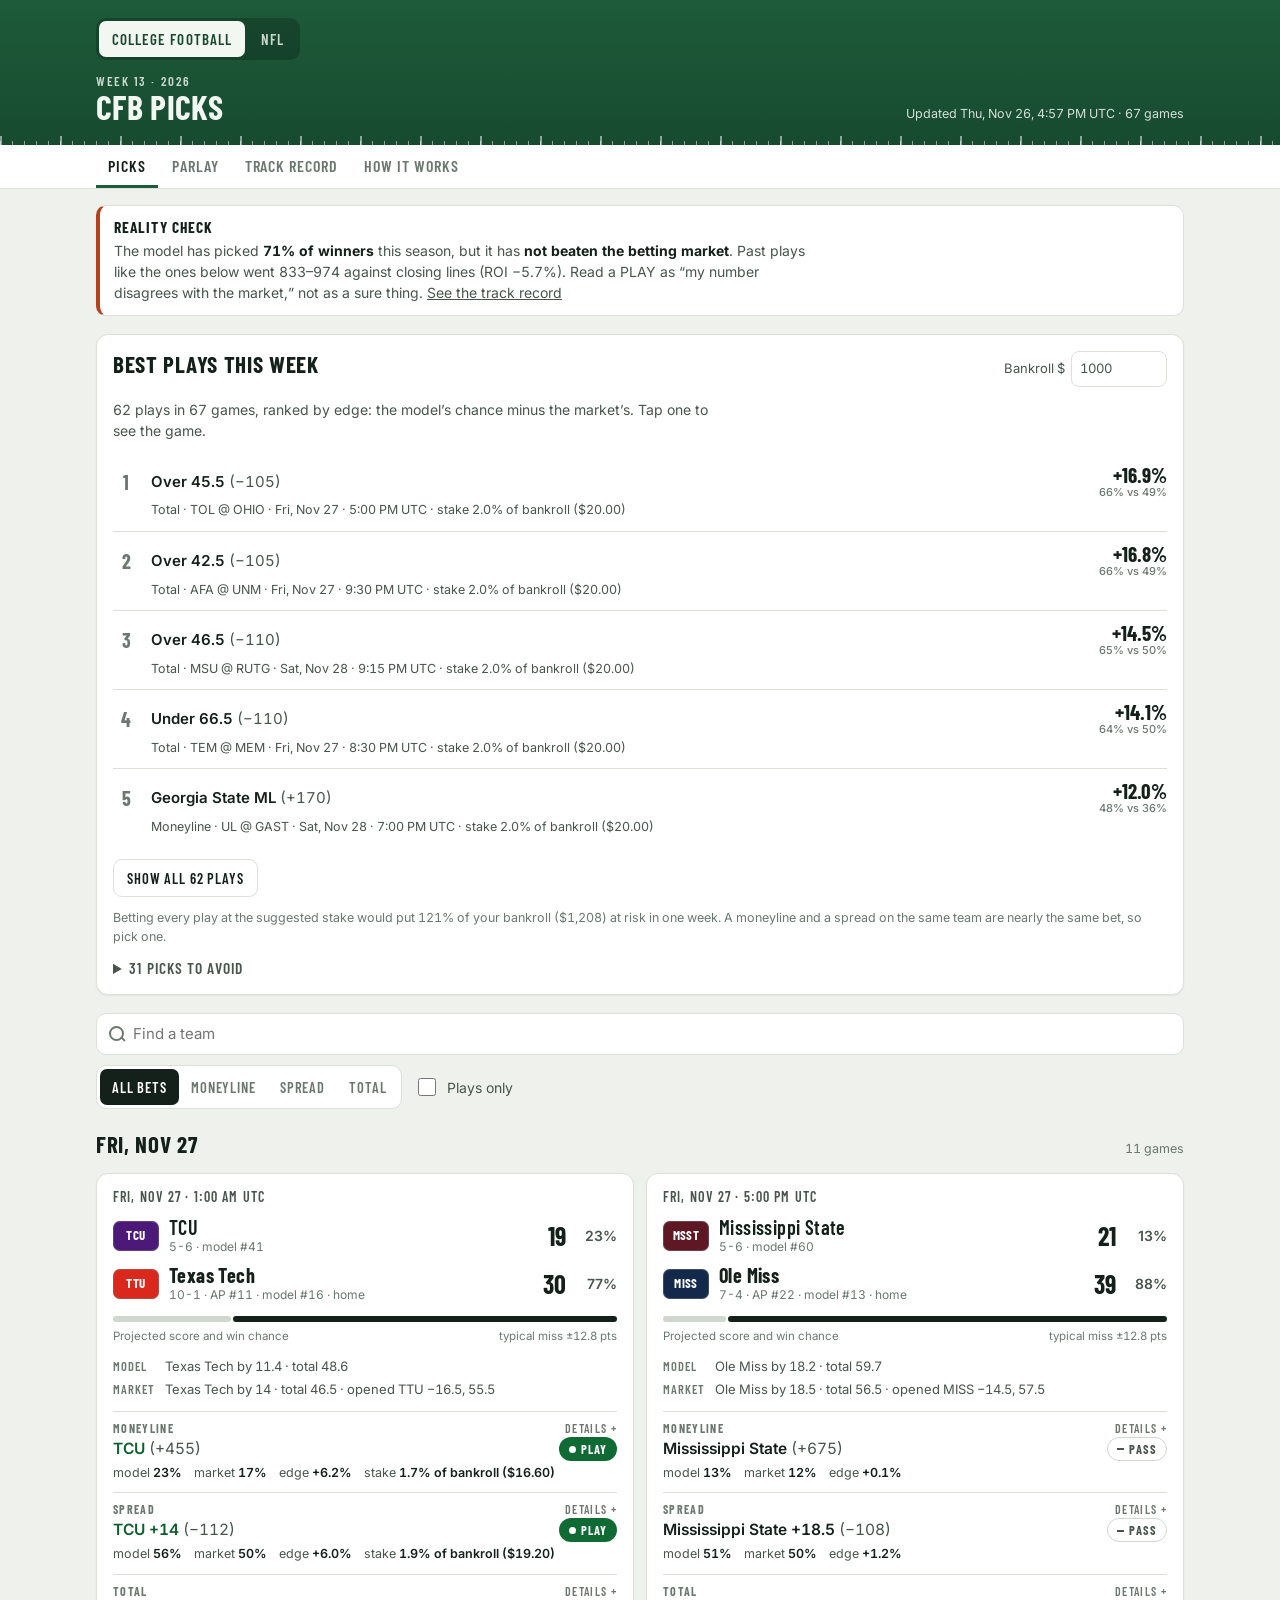
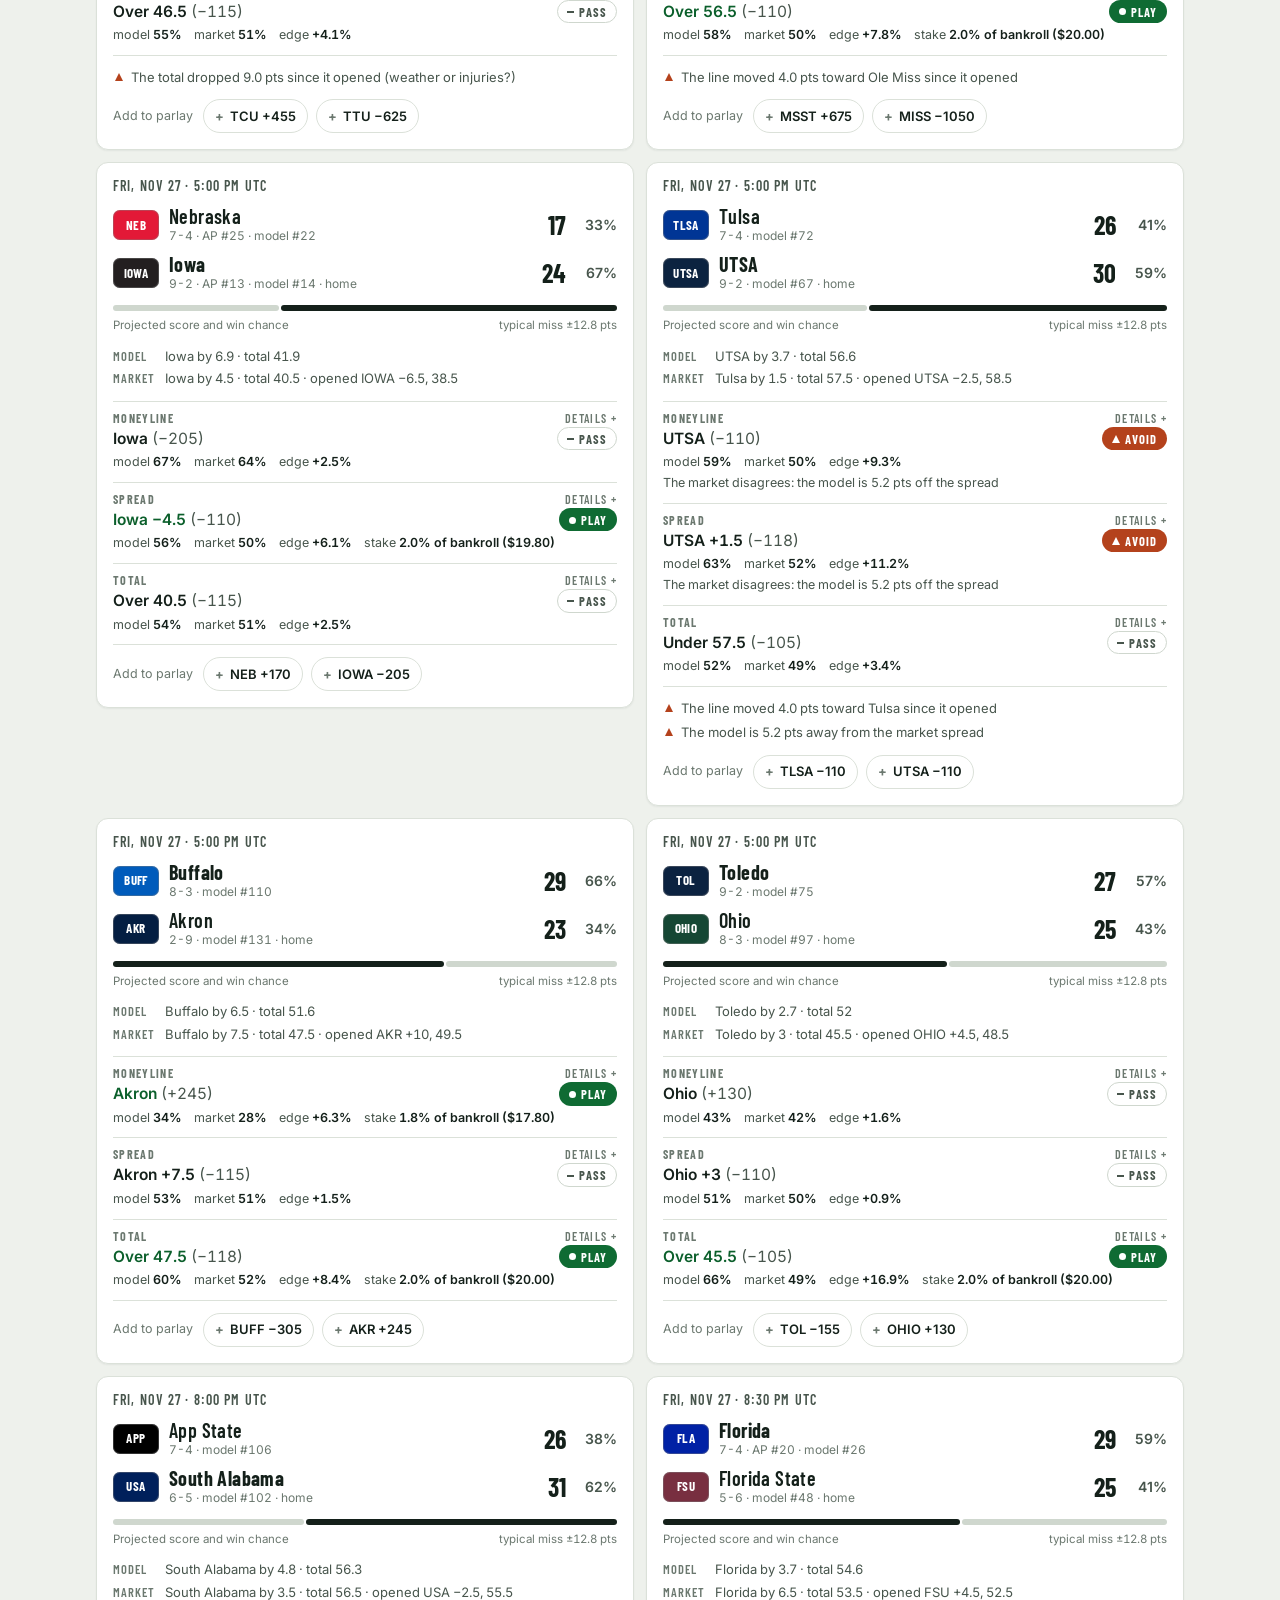
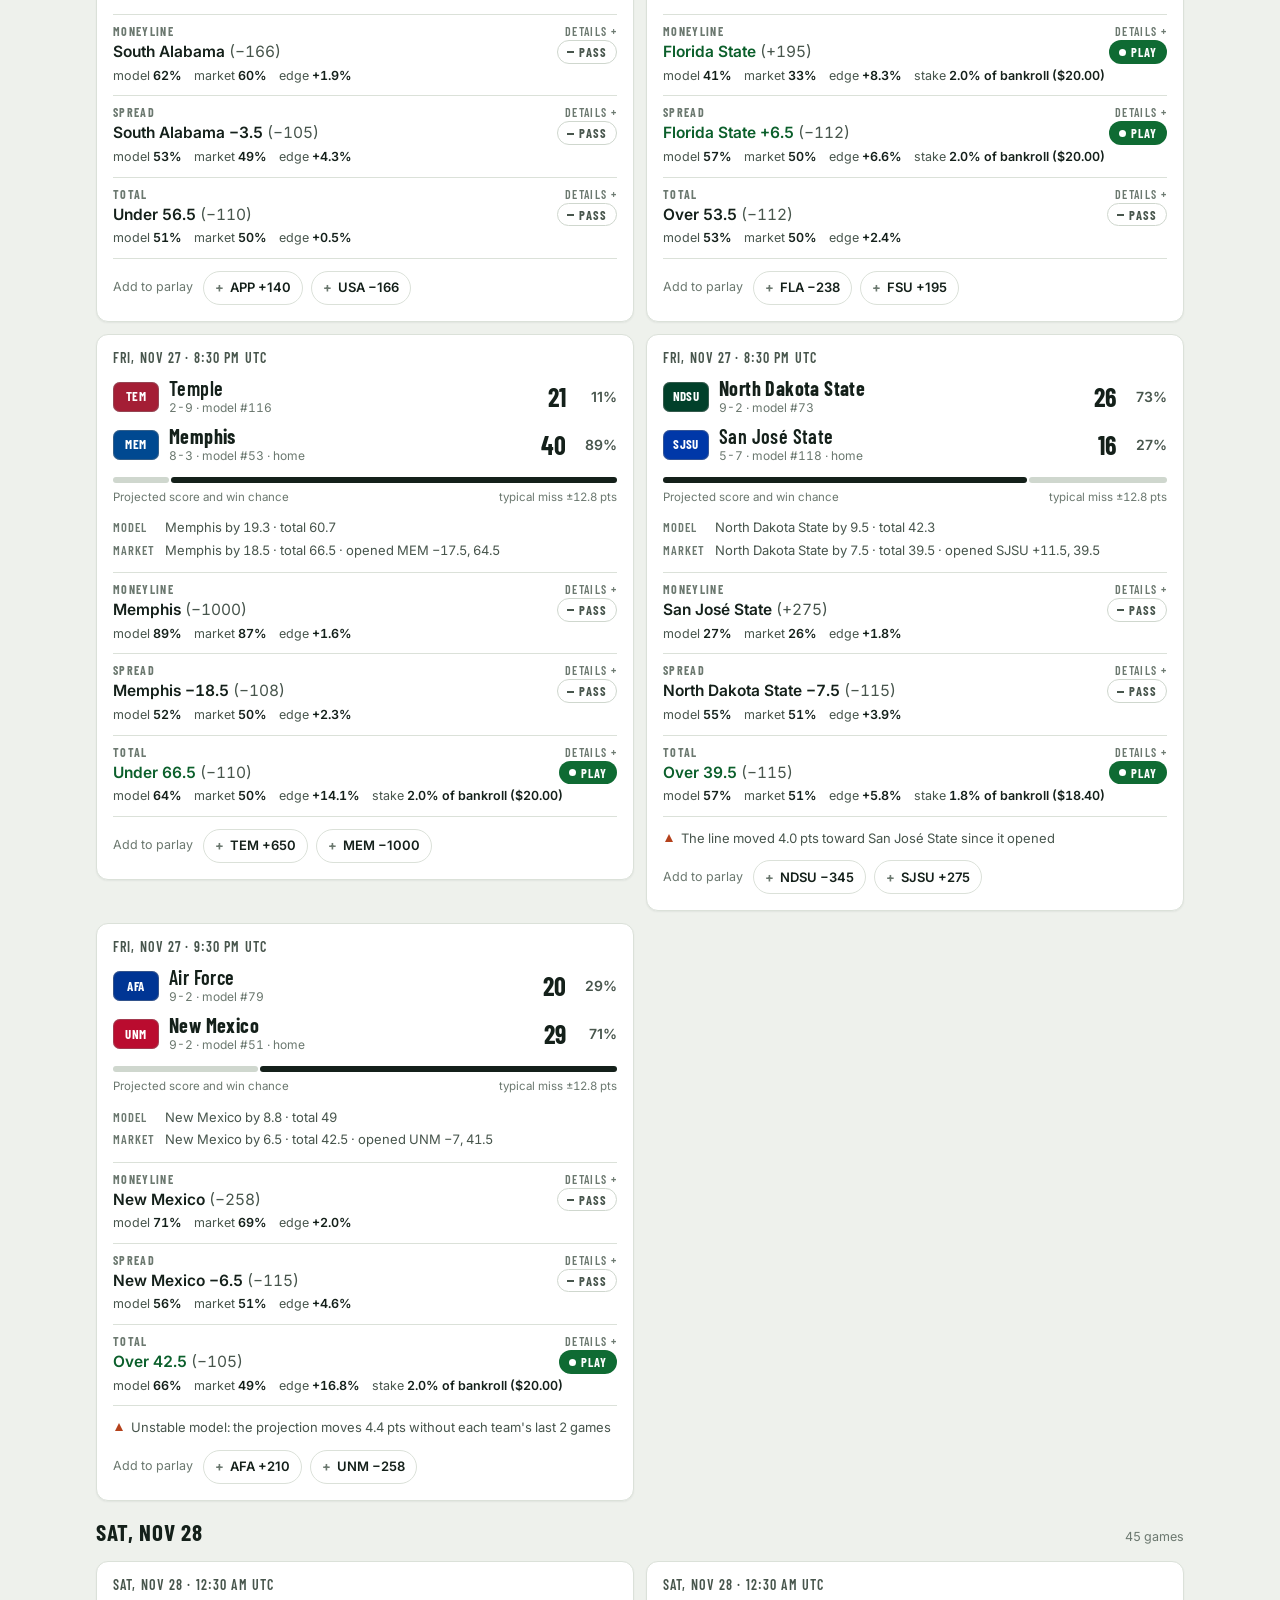
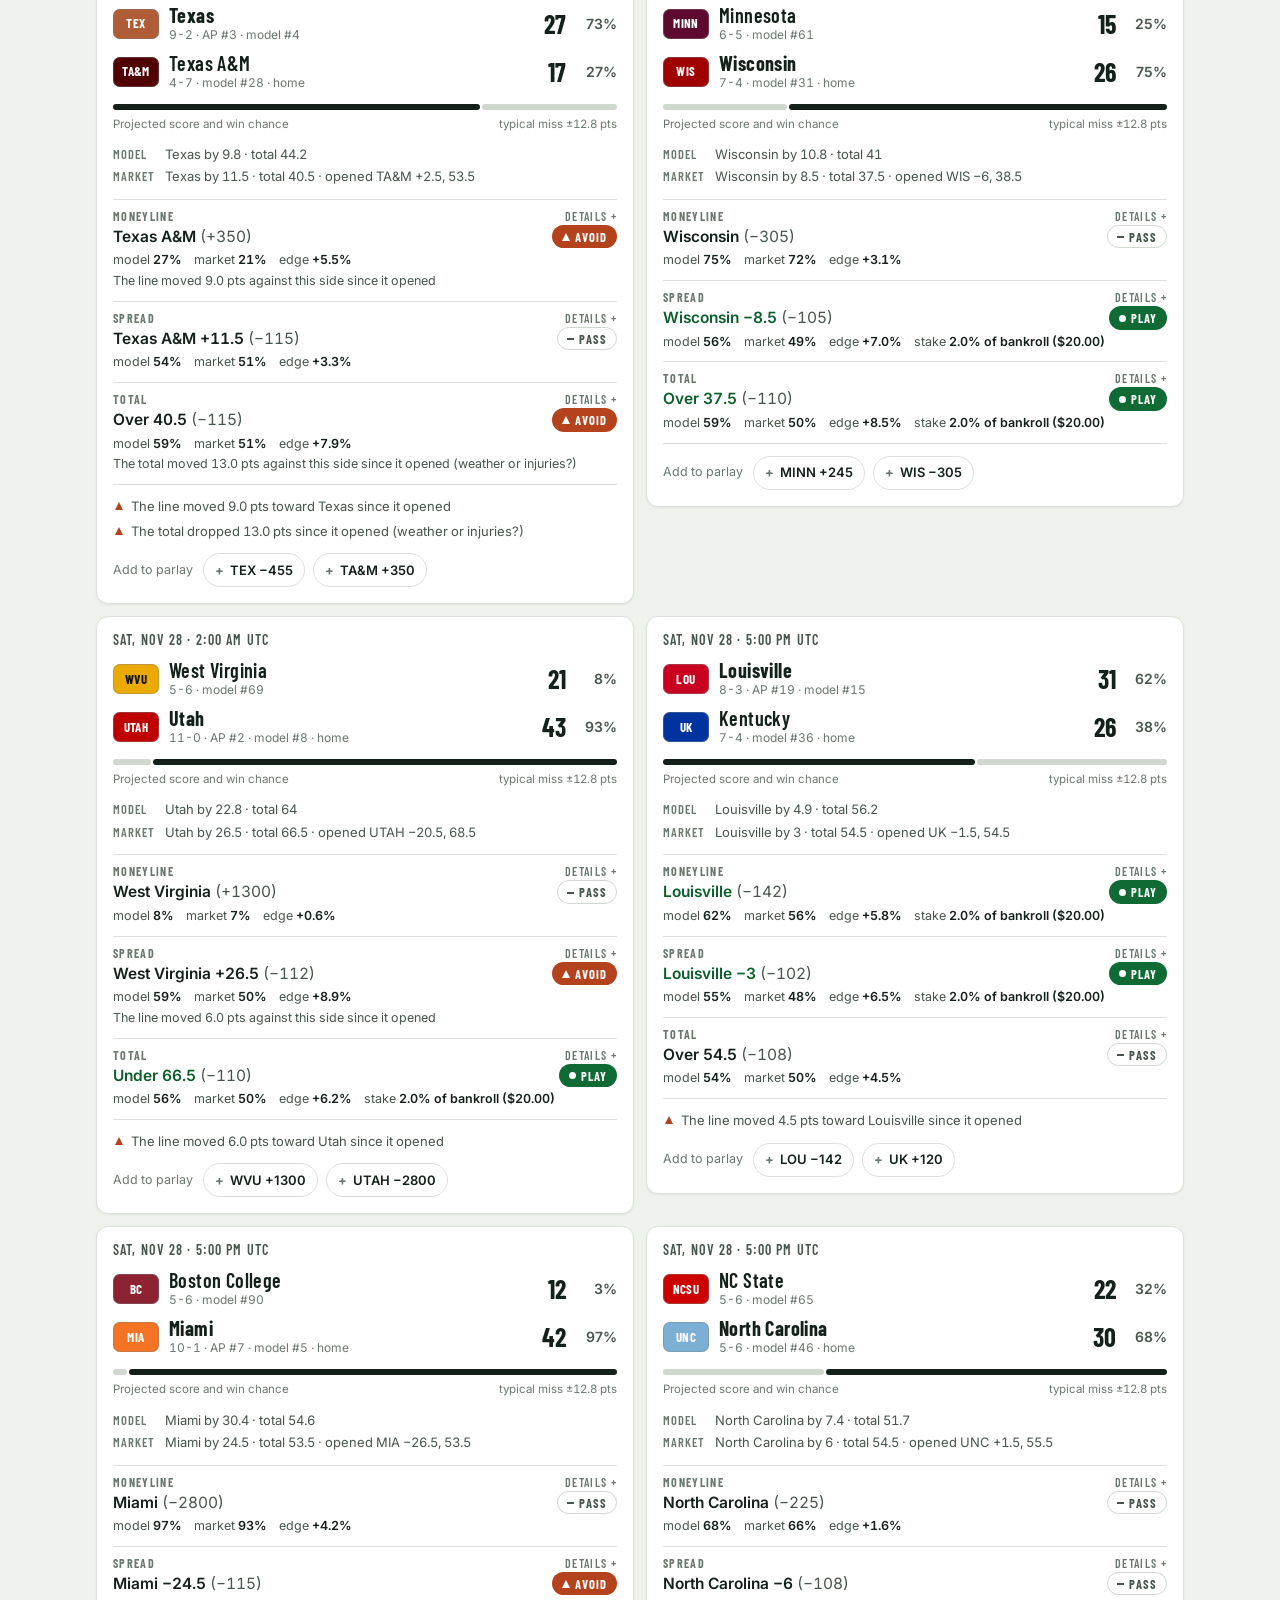
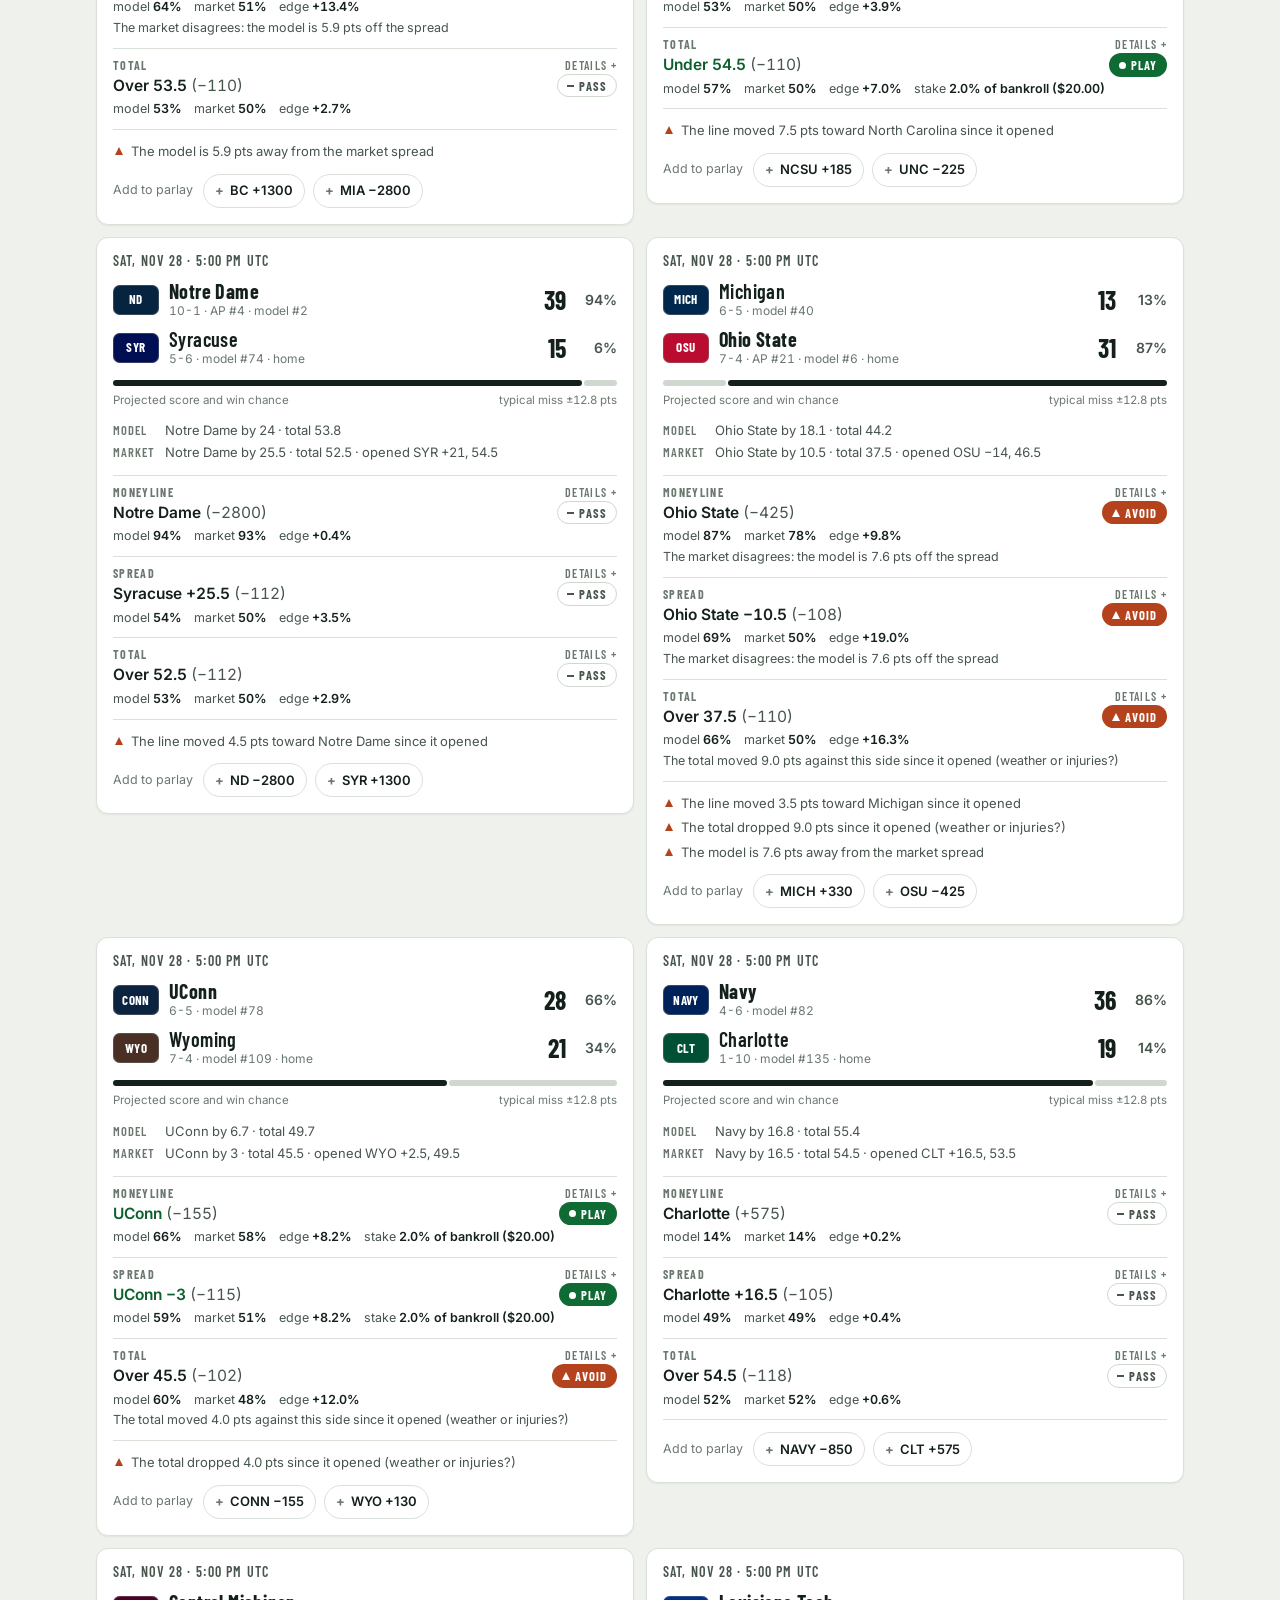
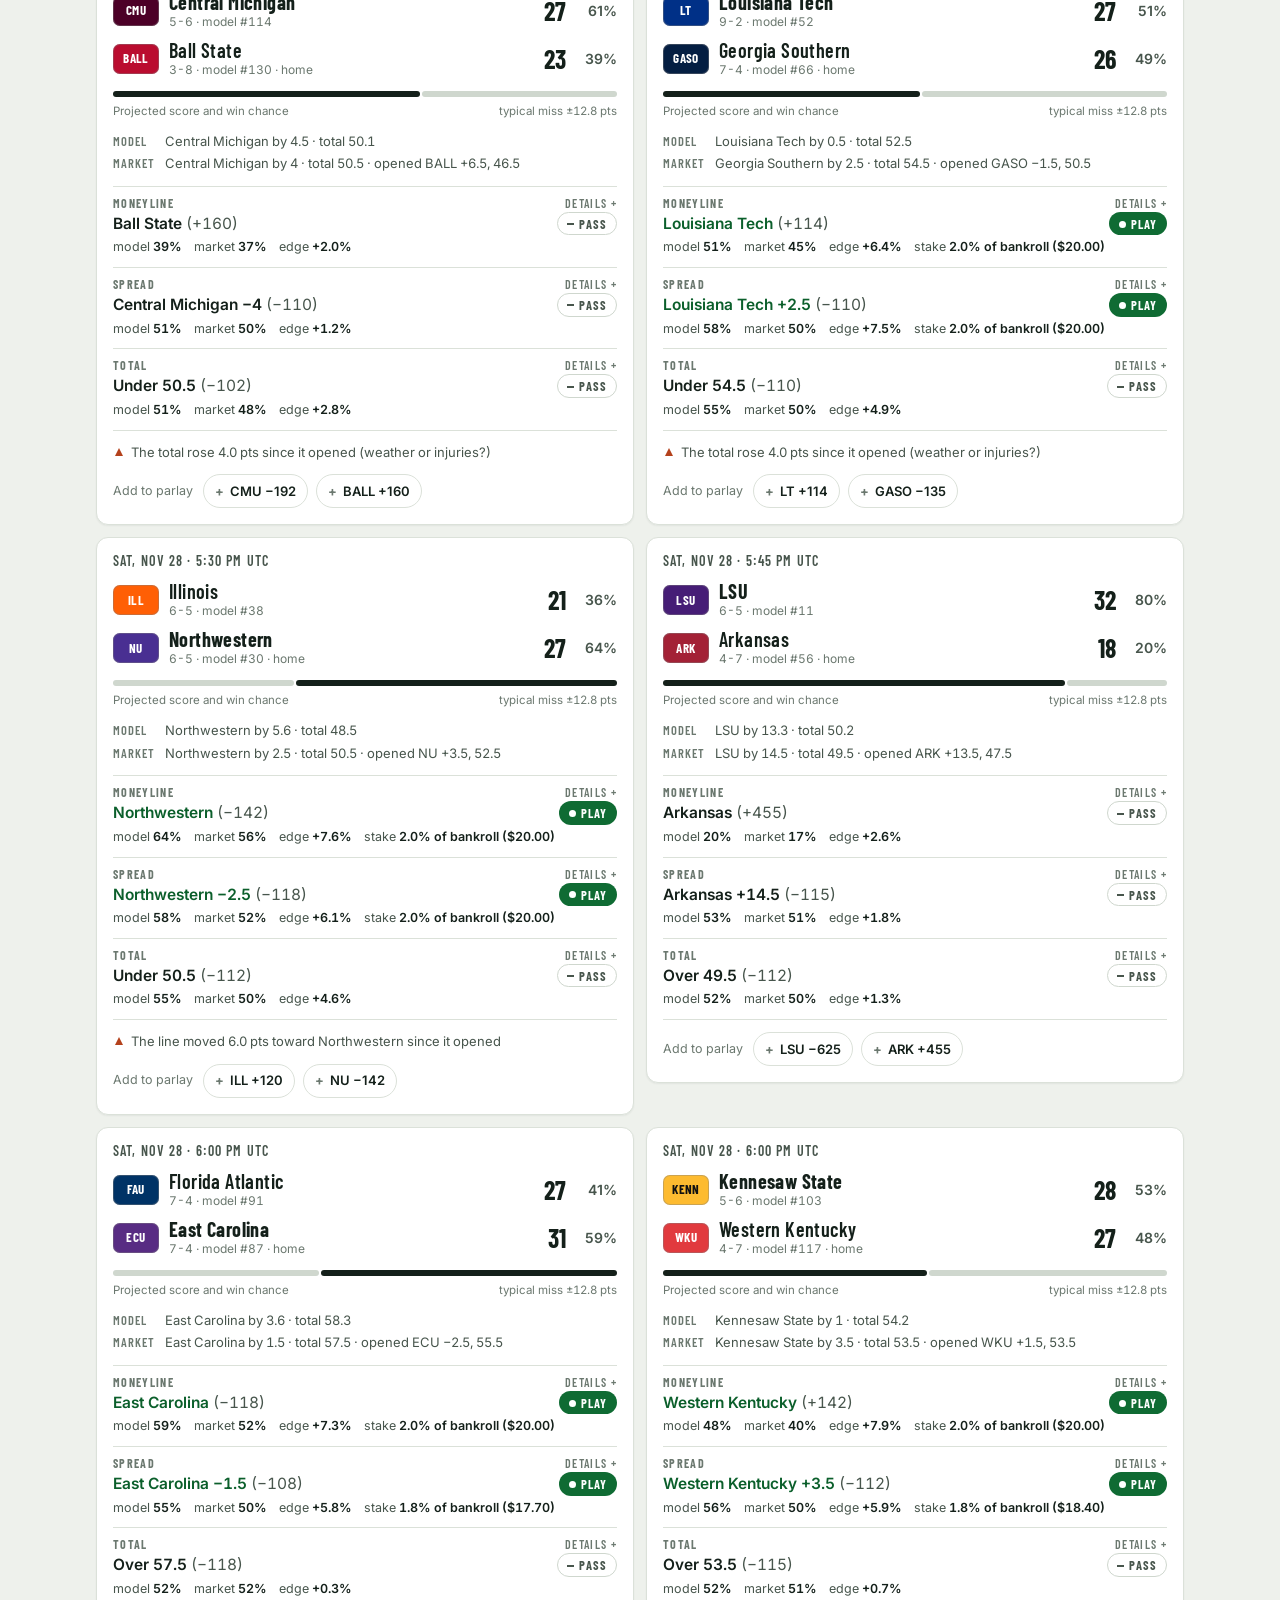
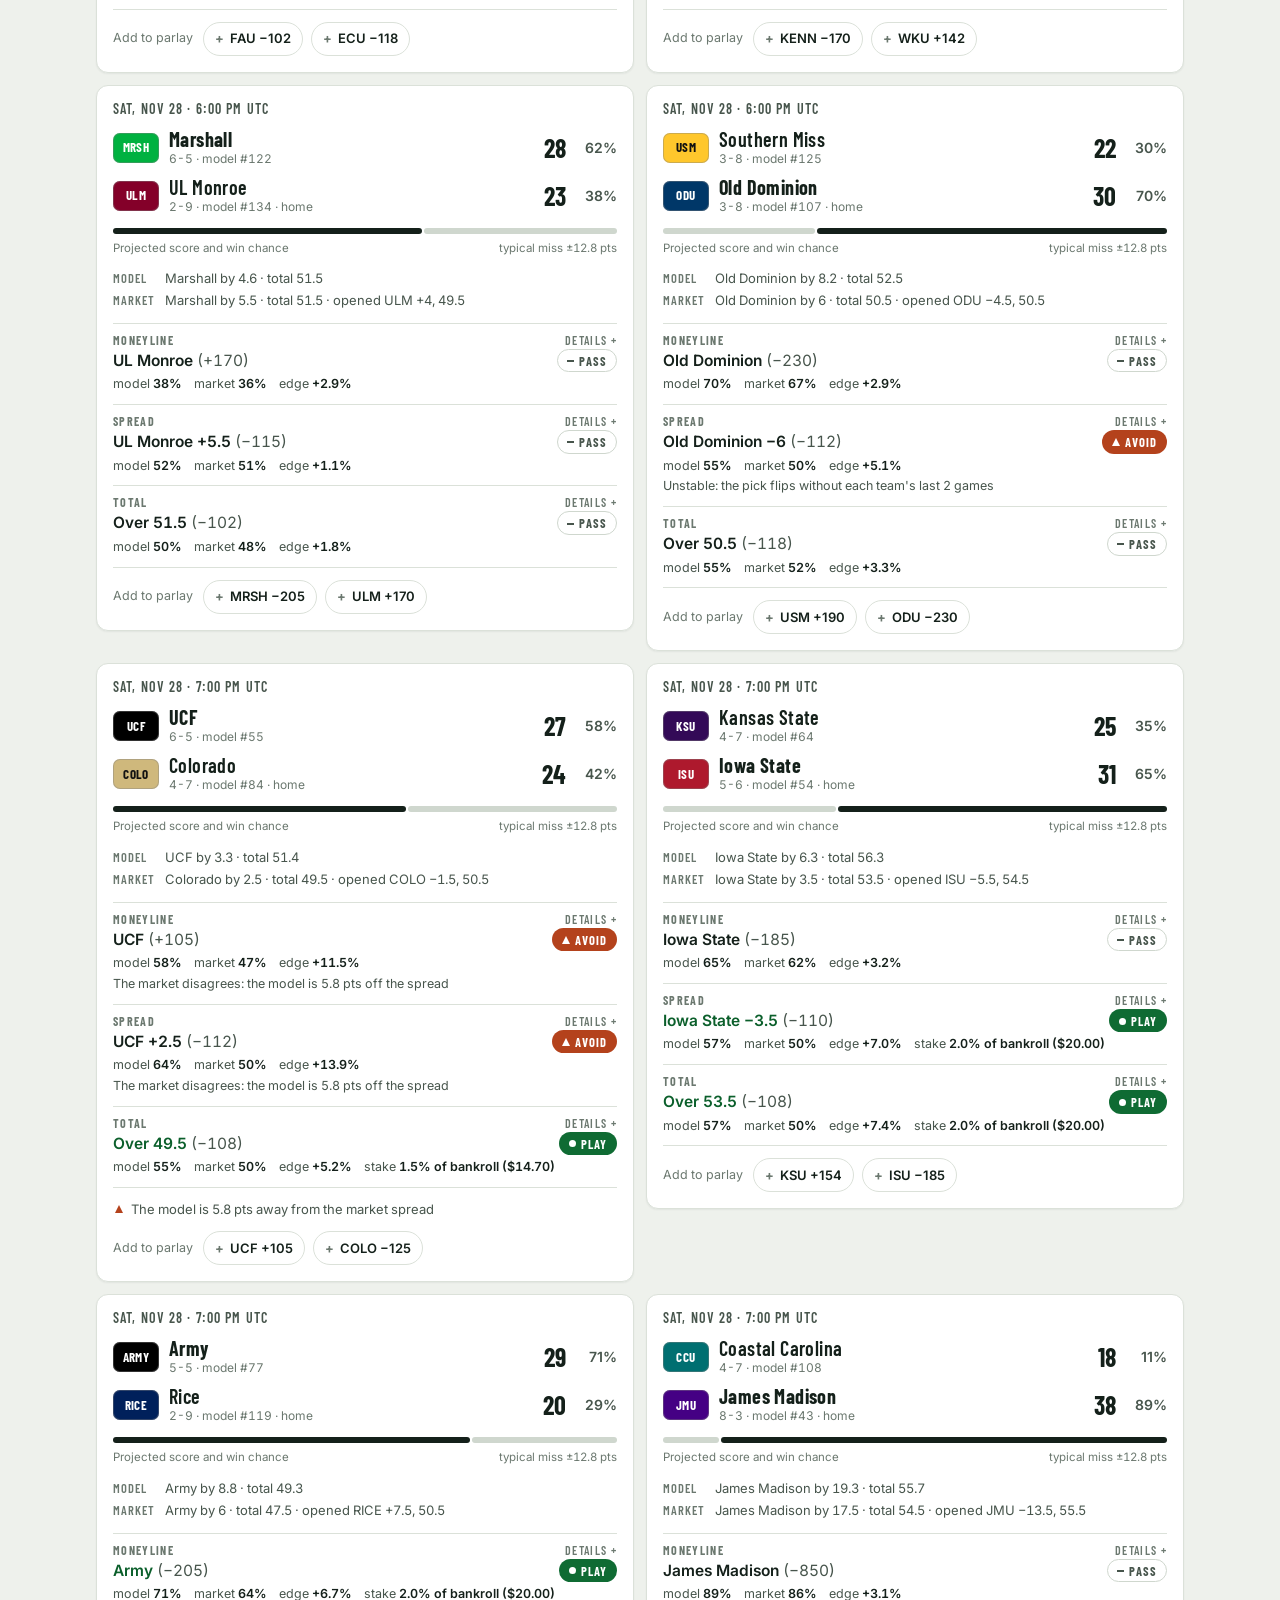
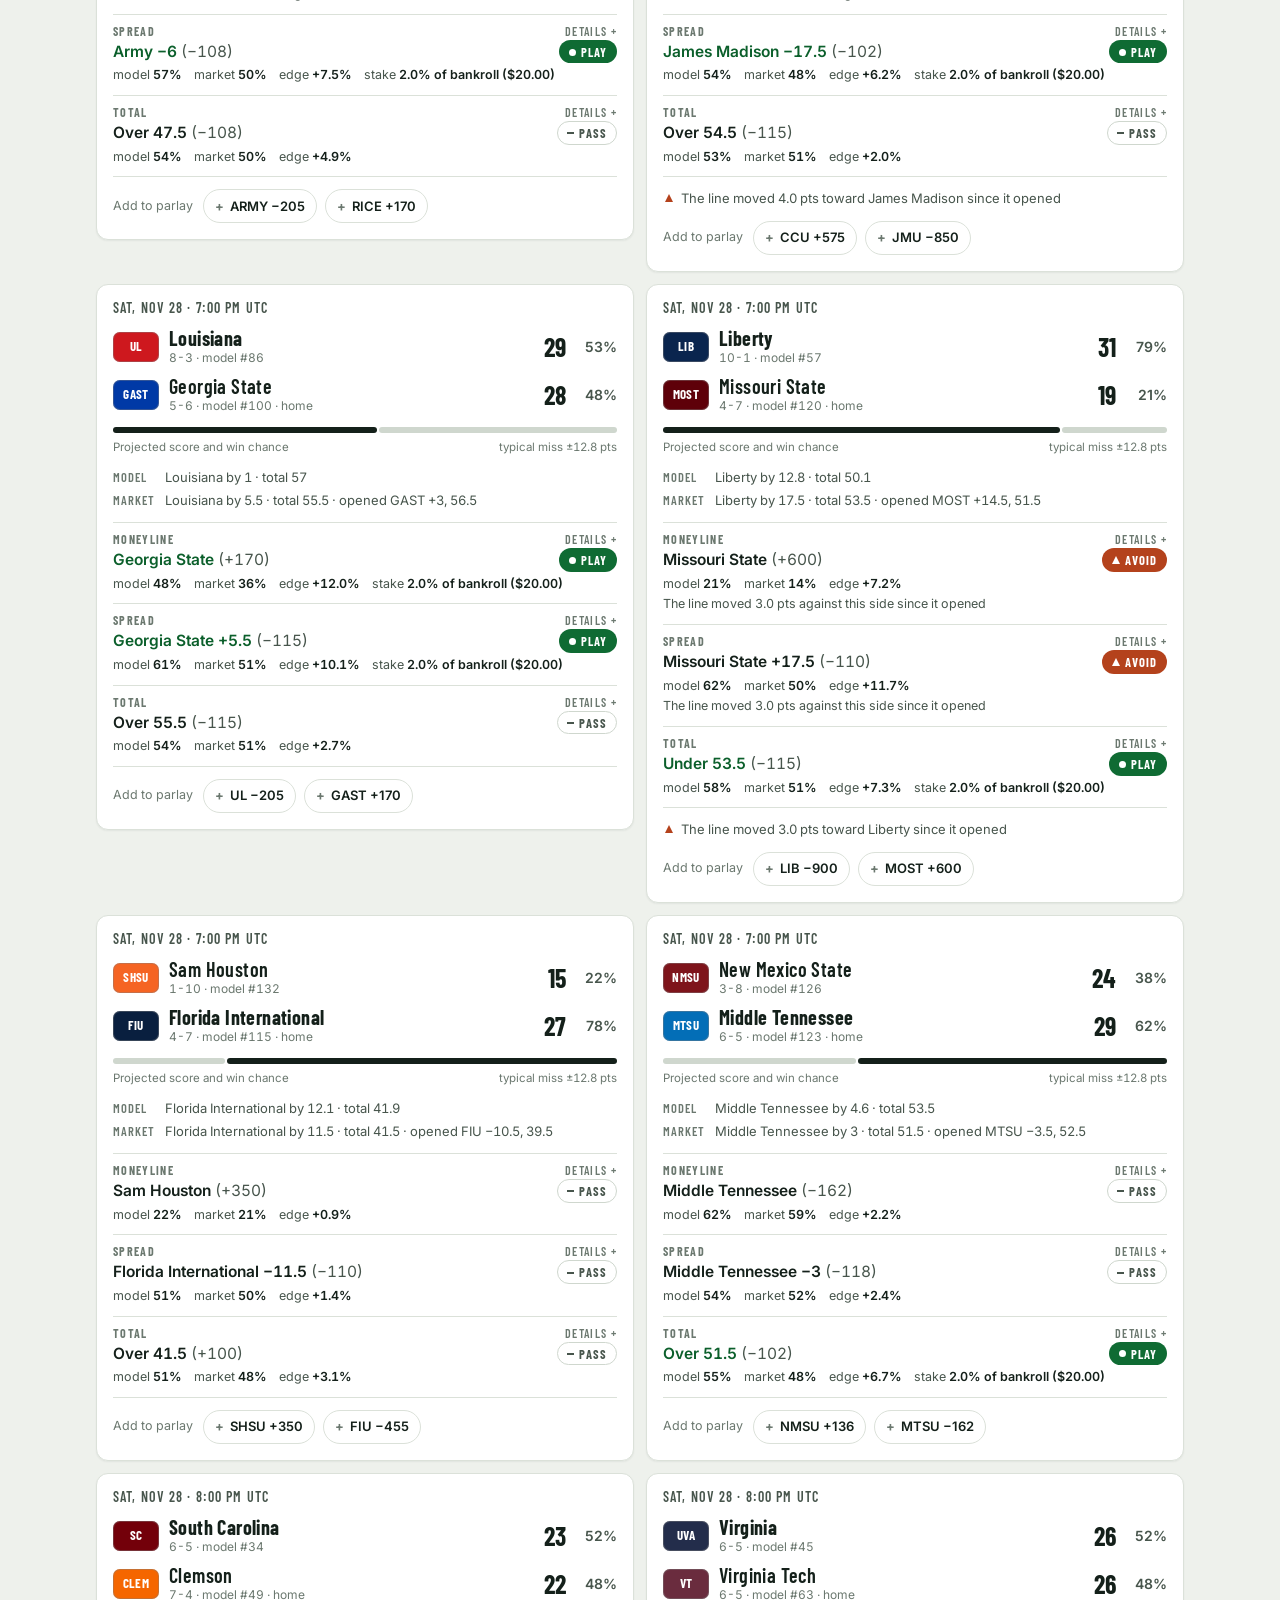
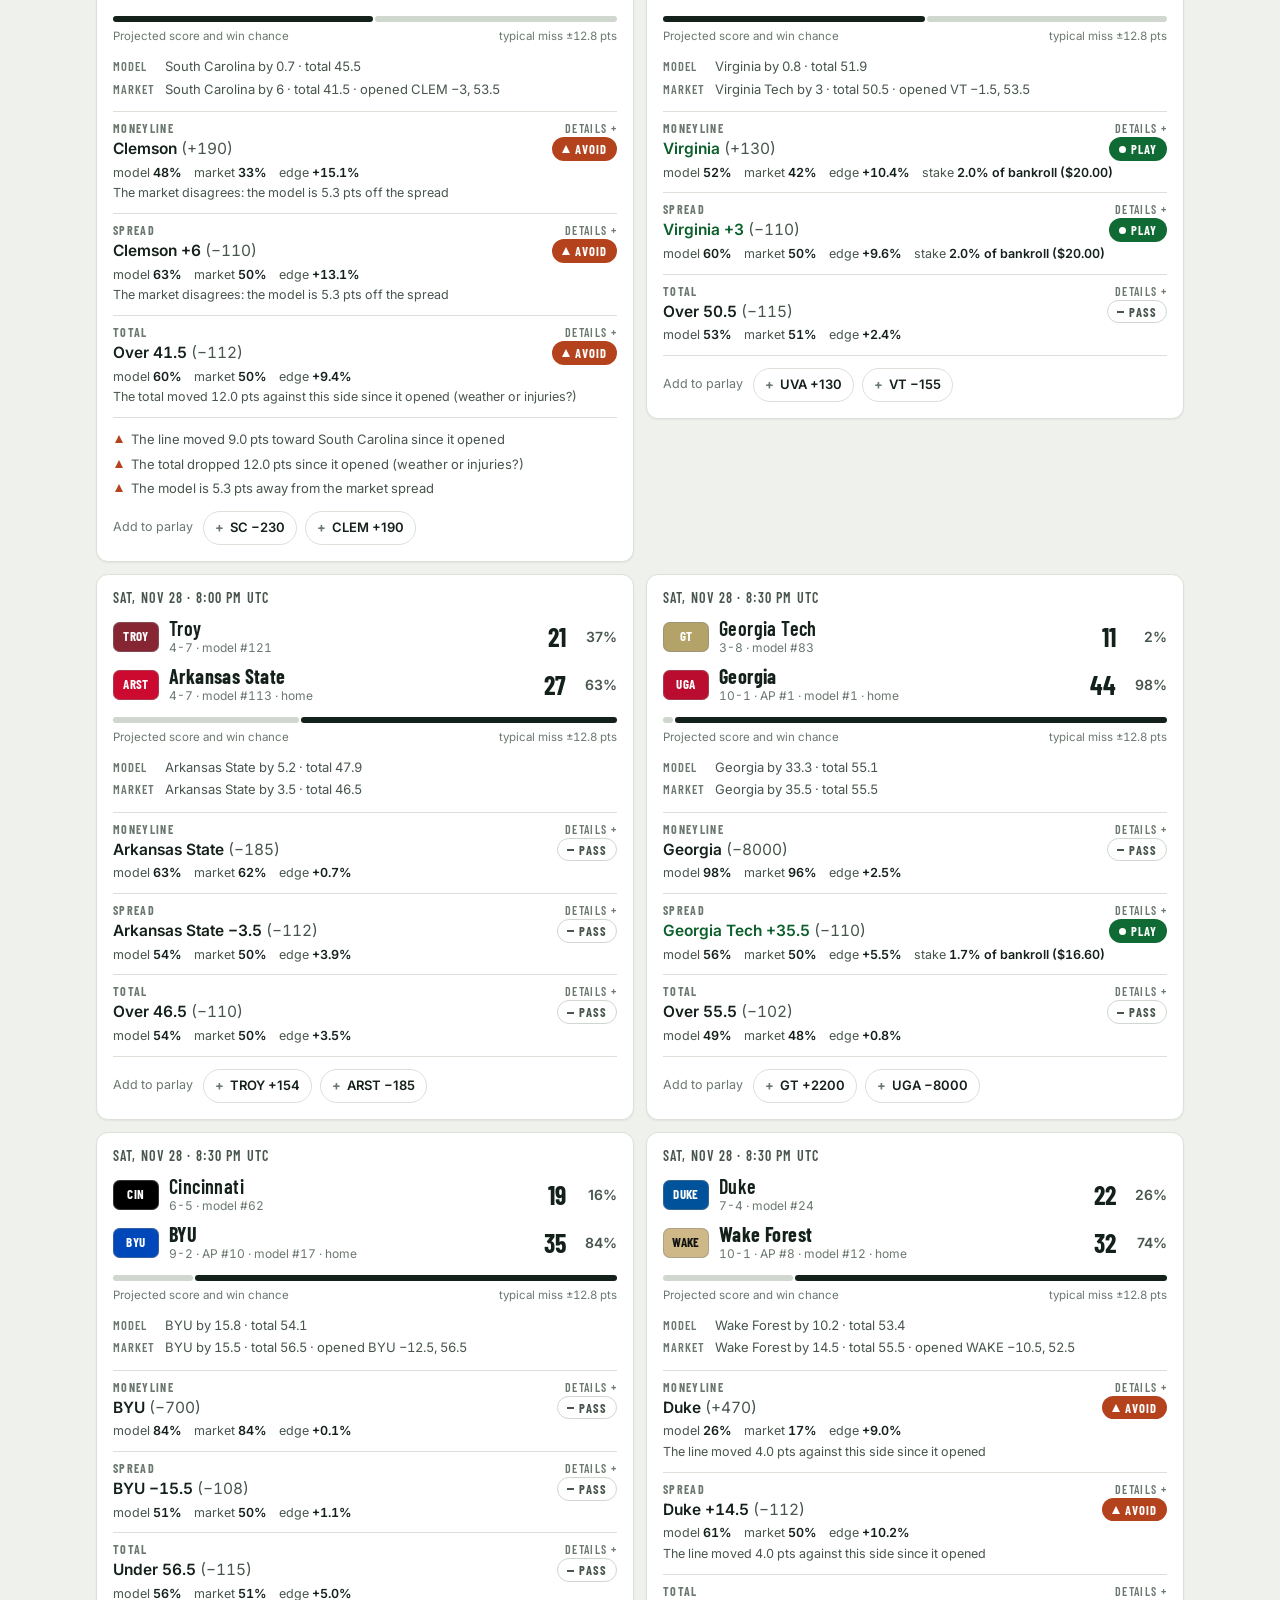
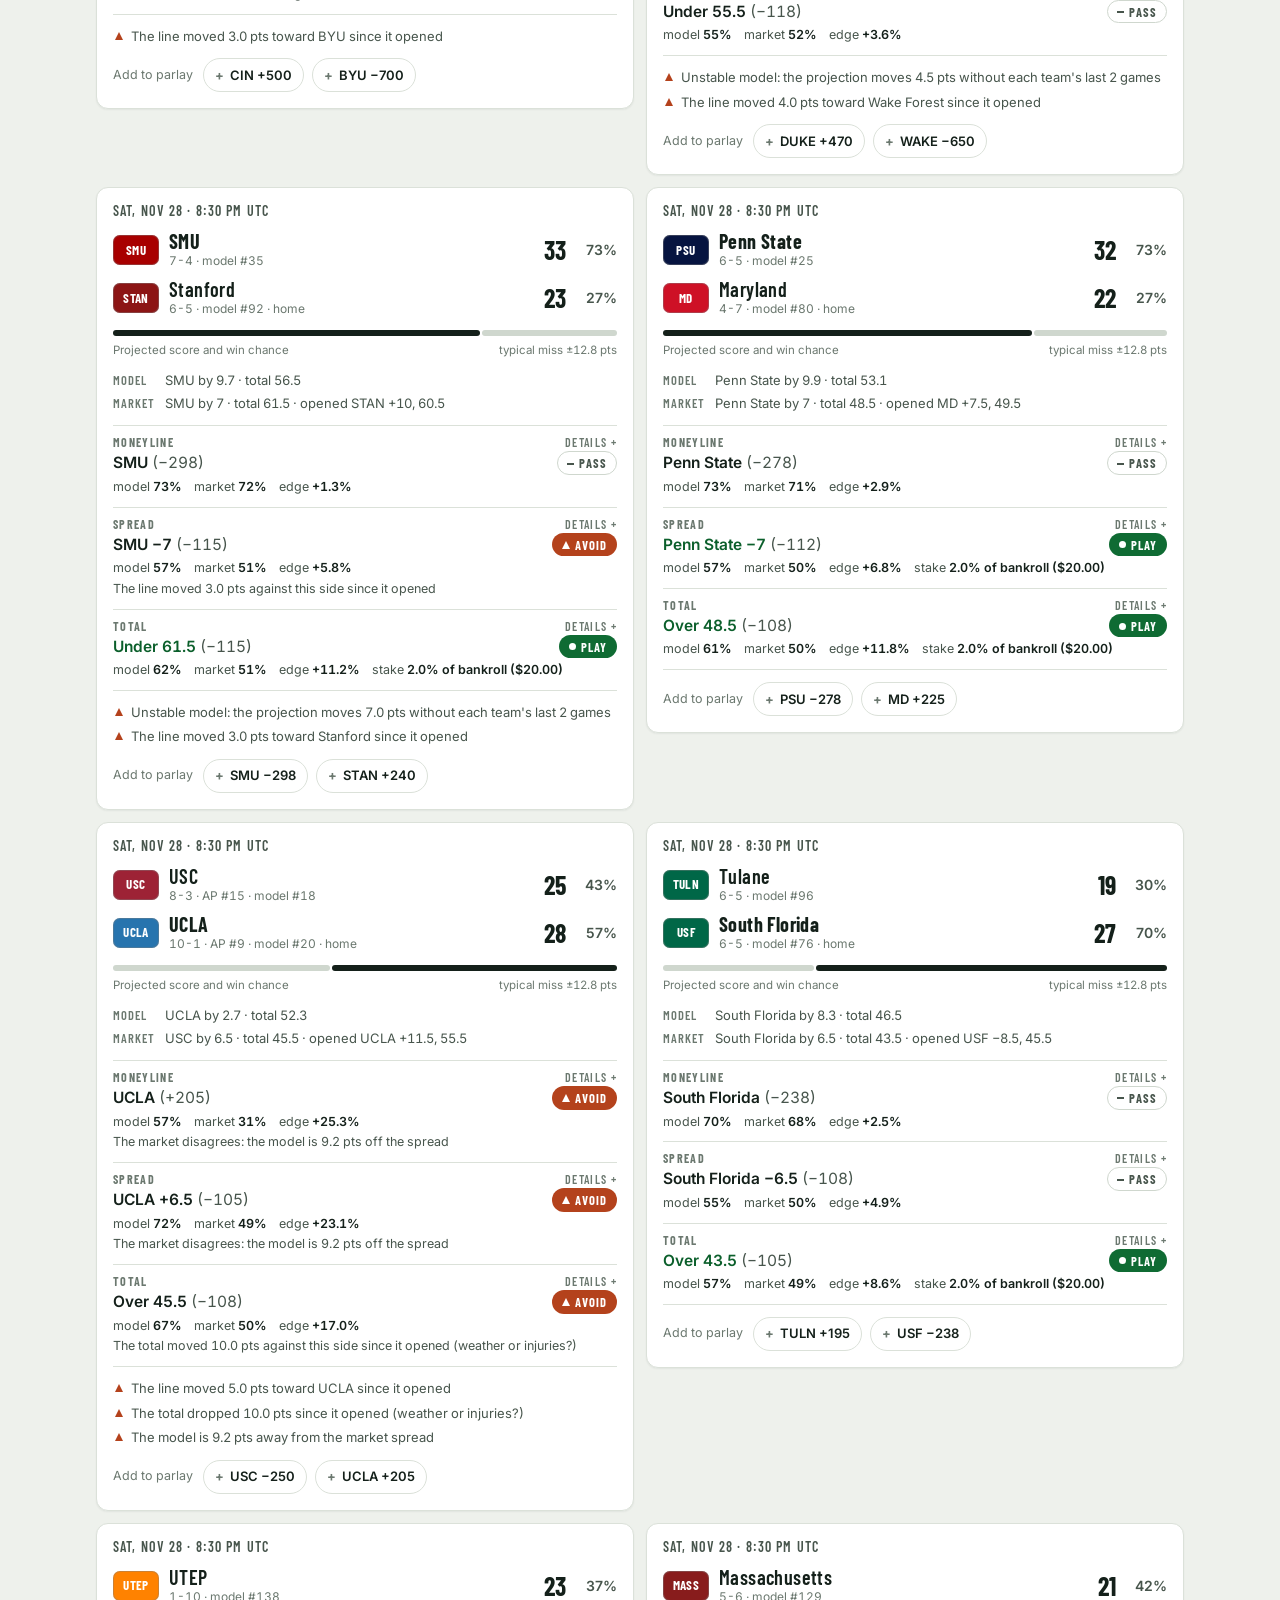
<file: index.html>
<!doctype html>
<html lang="en">
<head>
<meta charset="utf-8">
<meta name="viewport" content="width=device-width, initial-scale=1, viewport-fit=cover">
<meta name="description" content="Weekly college football and NFL projections: projected scores, win probabilities and how they compare with the betting market.">
<!-- head:start -->
<title>CFB &amp; NFL Picks</title>
<meta name="claude:viewport-fit-sides" content="cover">
<link rel="stylesheet" href="https://fonts.googleapis.com/css2?family=Barlow+Condensed:wght@500;600;700&family=Inter:wght@400;500;600;700&display=swap">
<!-- head:end -->
<link rel="stylesheet" href="styles.css">
</head>
<body>
<!-- body:start -->
<header class="field">
  <div class="wrap">
    <nav class="sports" aria-label="League">
      <a href="#cfb-picks" data-sport="cfb">College football</a>
      <a href="#nfl-picks" data-sport="nfl">NFL</a>
    </nav>
  </div>
  <div class="wrap field-inner">
    <div>
      <p class="eyebrow" id="hdr-week">College football</p>
      <h1 id="hdr-title">CFB Picks</h1>
    </div>
    <p class="field-meta" id="hdr-meta">Loading…</p>
  </div>
  <div class="hashmarks" aria-hidden="true"></div>
</header>

<nav class="tabs" aria-label="Sections">
  <div class="wrap tabs-inner">
    <a href="#picks" data-view="picks">Picks</a>
    <a href="#parlay" data-view="parlay">Parlay<span class="count" id="parlay-count" hidden></span></a>
    <a href="#record" data-view="record">Track record</a>
    <a href="#how" data-view="how">How it works</a>
  </div>
</nav>

<main class="wrap" id="view" tabindex="-1">
  <p class="loading">Loading this week's picks…</p>
</main>

<footer class="wrap foot">
  <p id="foot-gen"></p>
  <p>These are statistical projections and they miss often. No pick is a sure thing: the model knows nothing about injuries, weather or motivation.</p>
  <p>If you bet, only risk what you can afford to lose. Gambling problem? In the US, call 1-800-GAMBLER.</p>
</footer>

<div class="tooltip" id="tooltip" role="status" hidden></div>
<!-- body:end -->
<script src="app.js"></script>
</body>
</html>
</file>
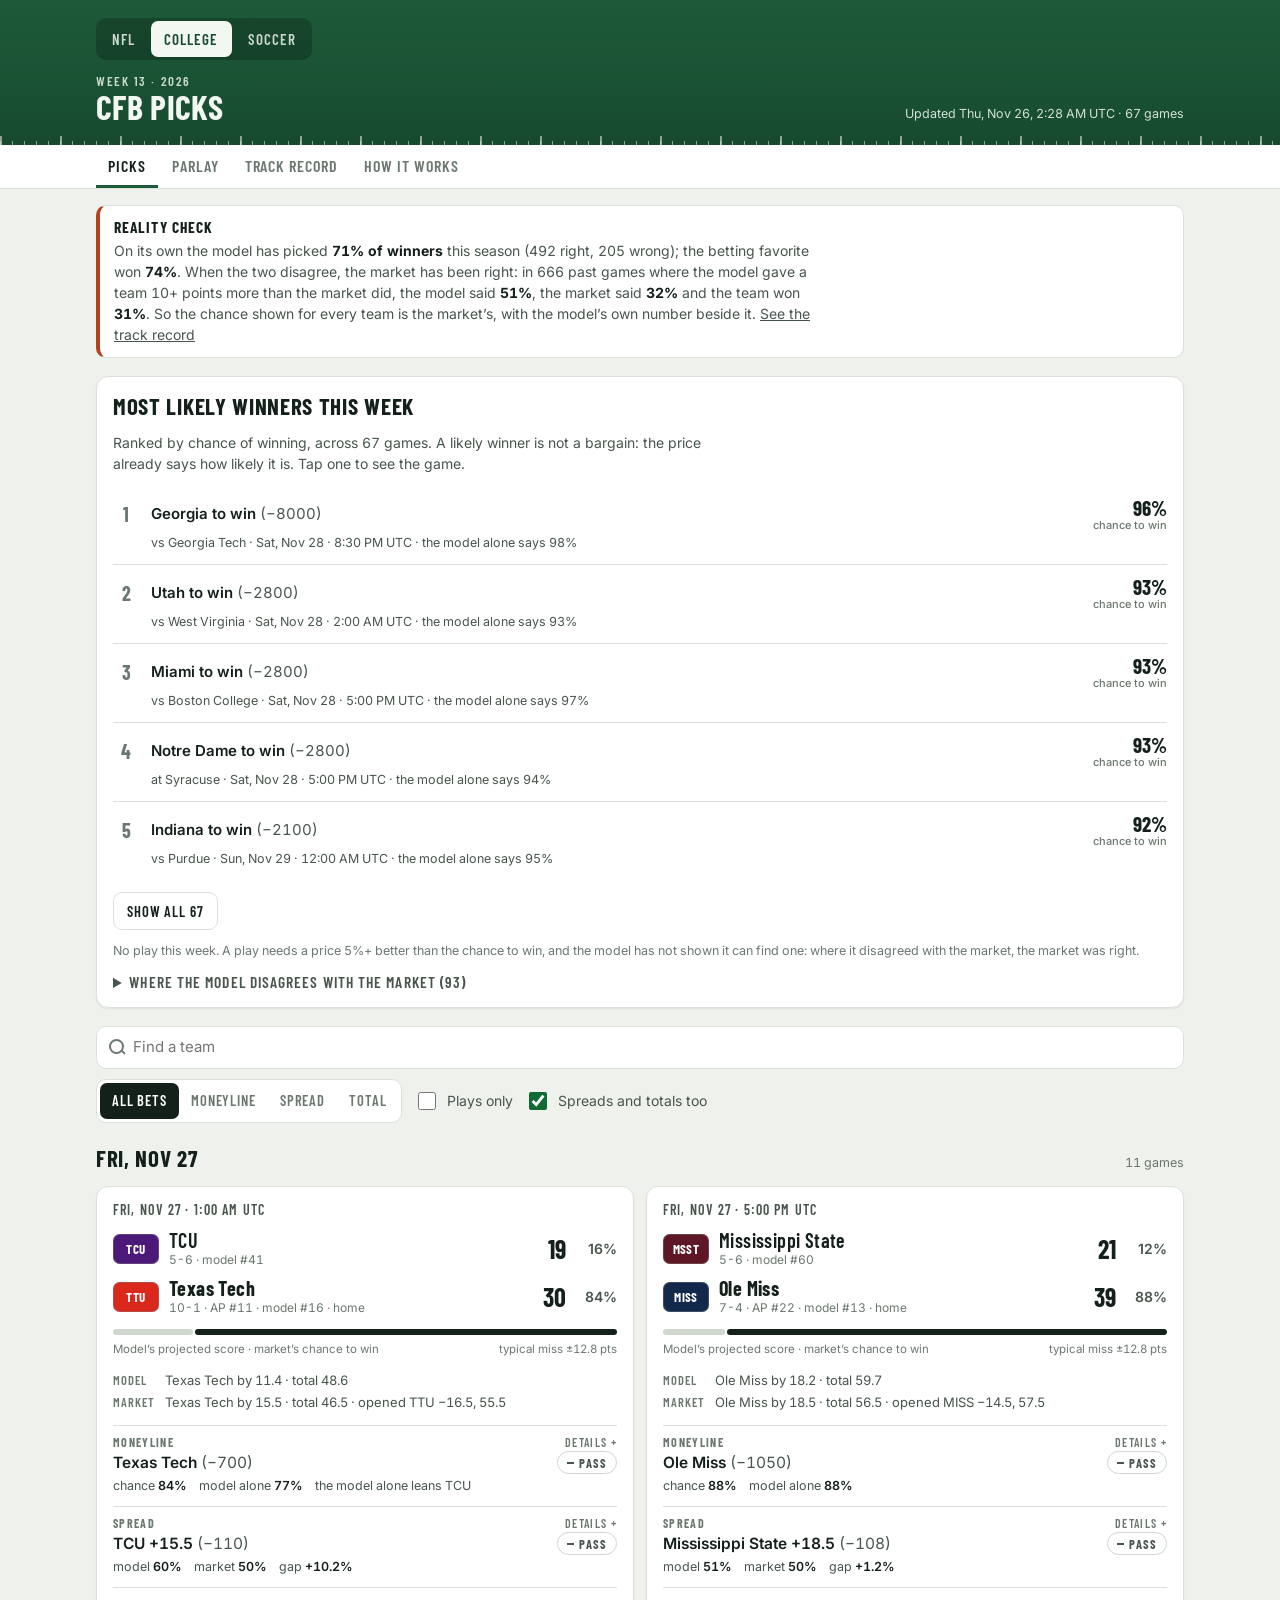
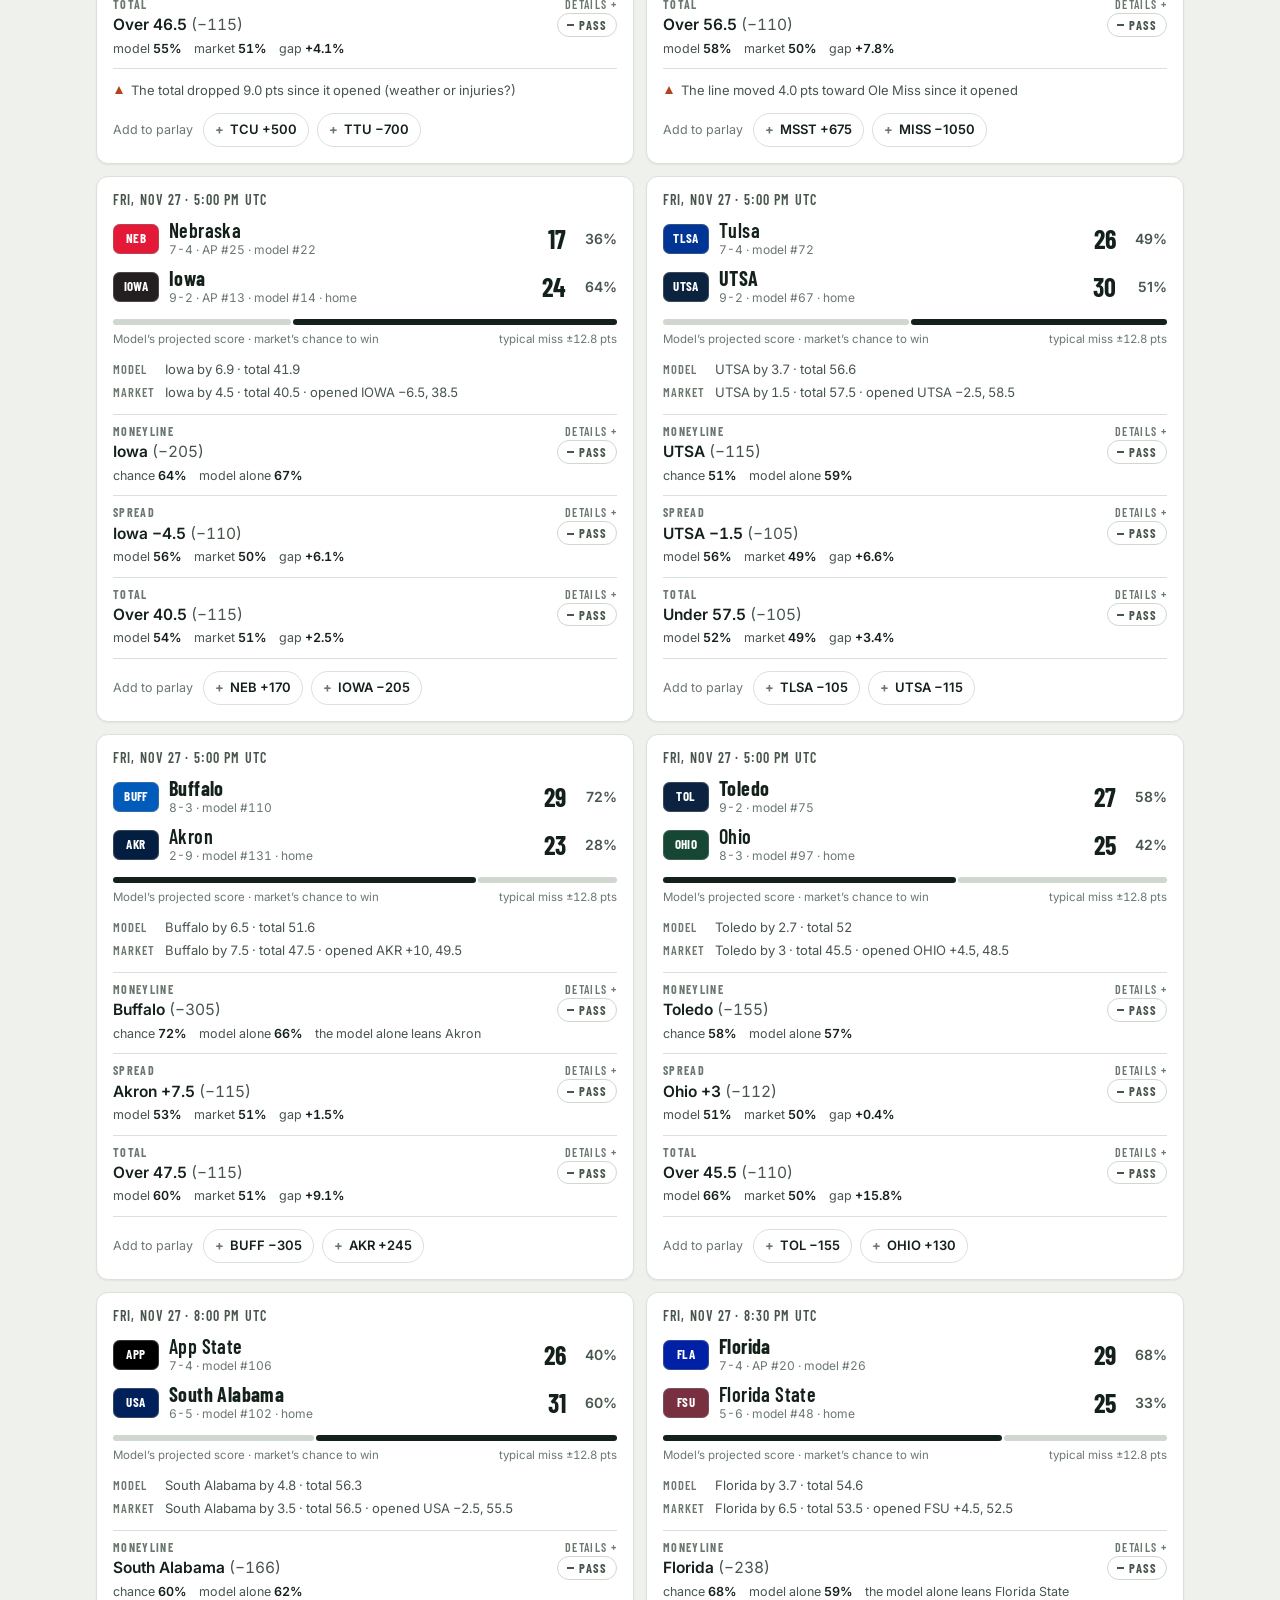
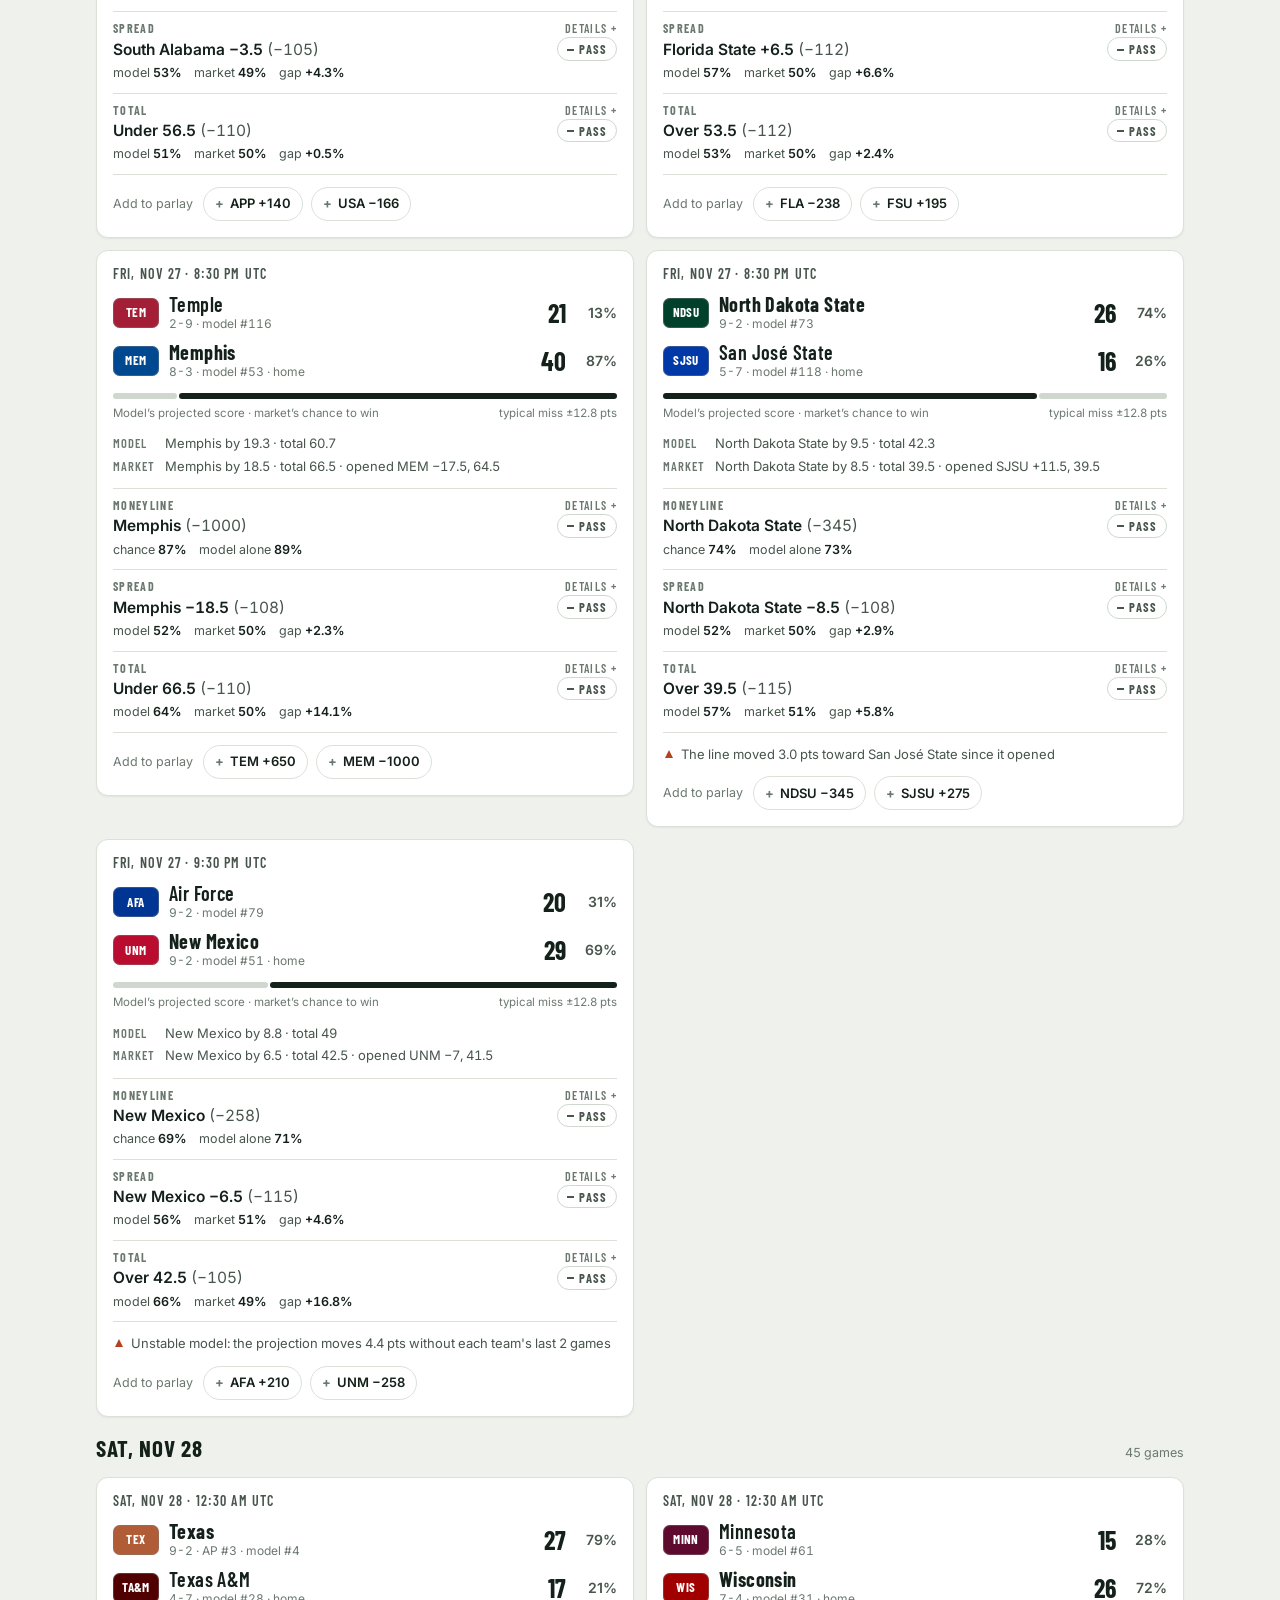
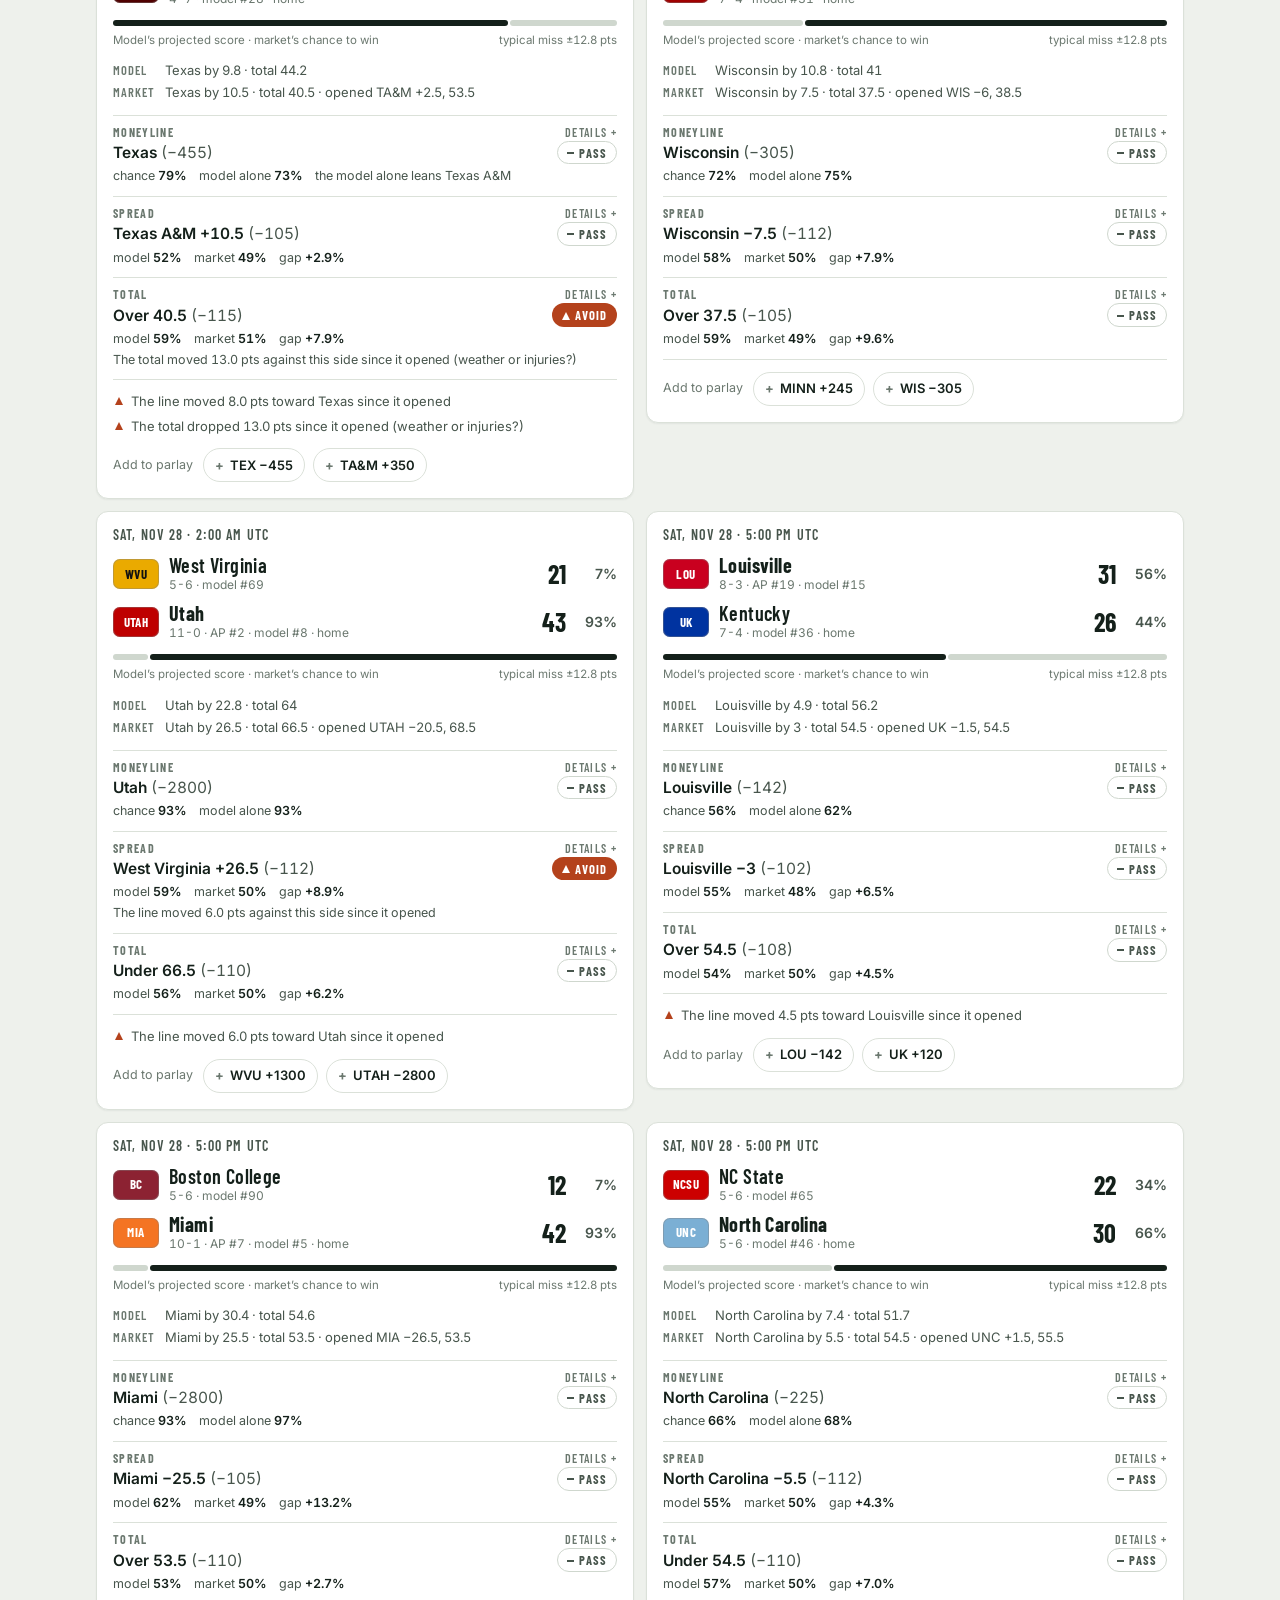
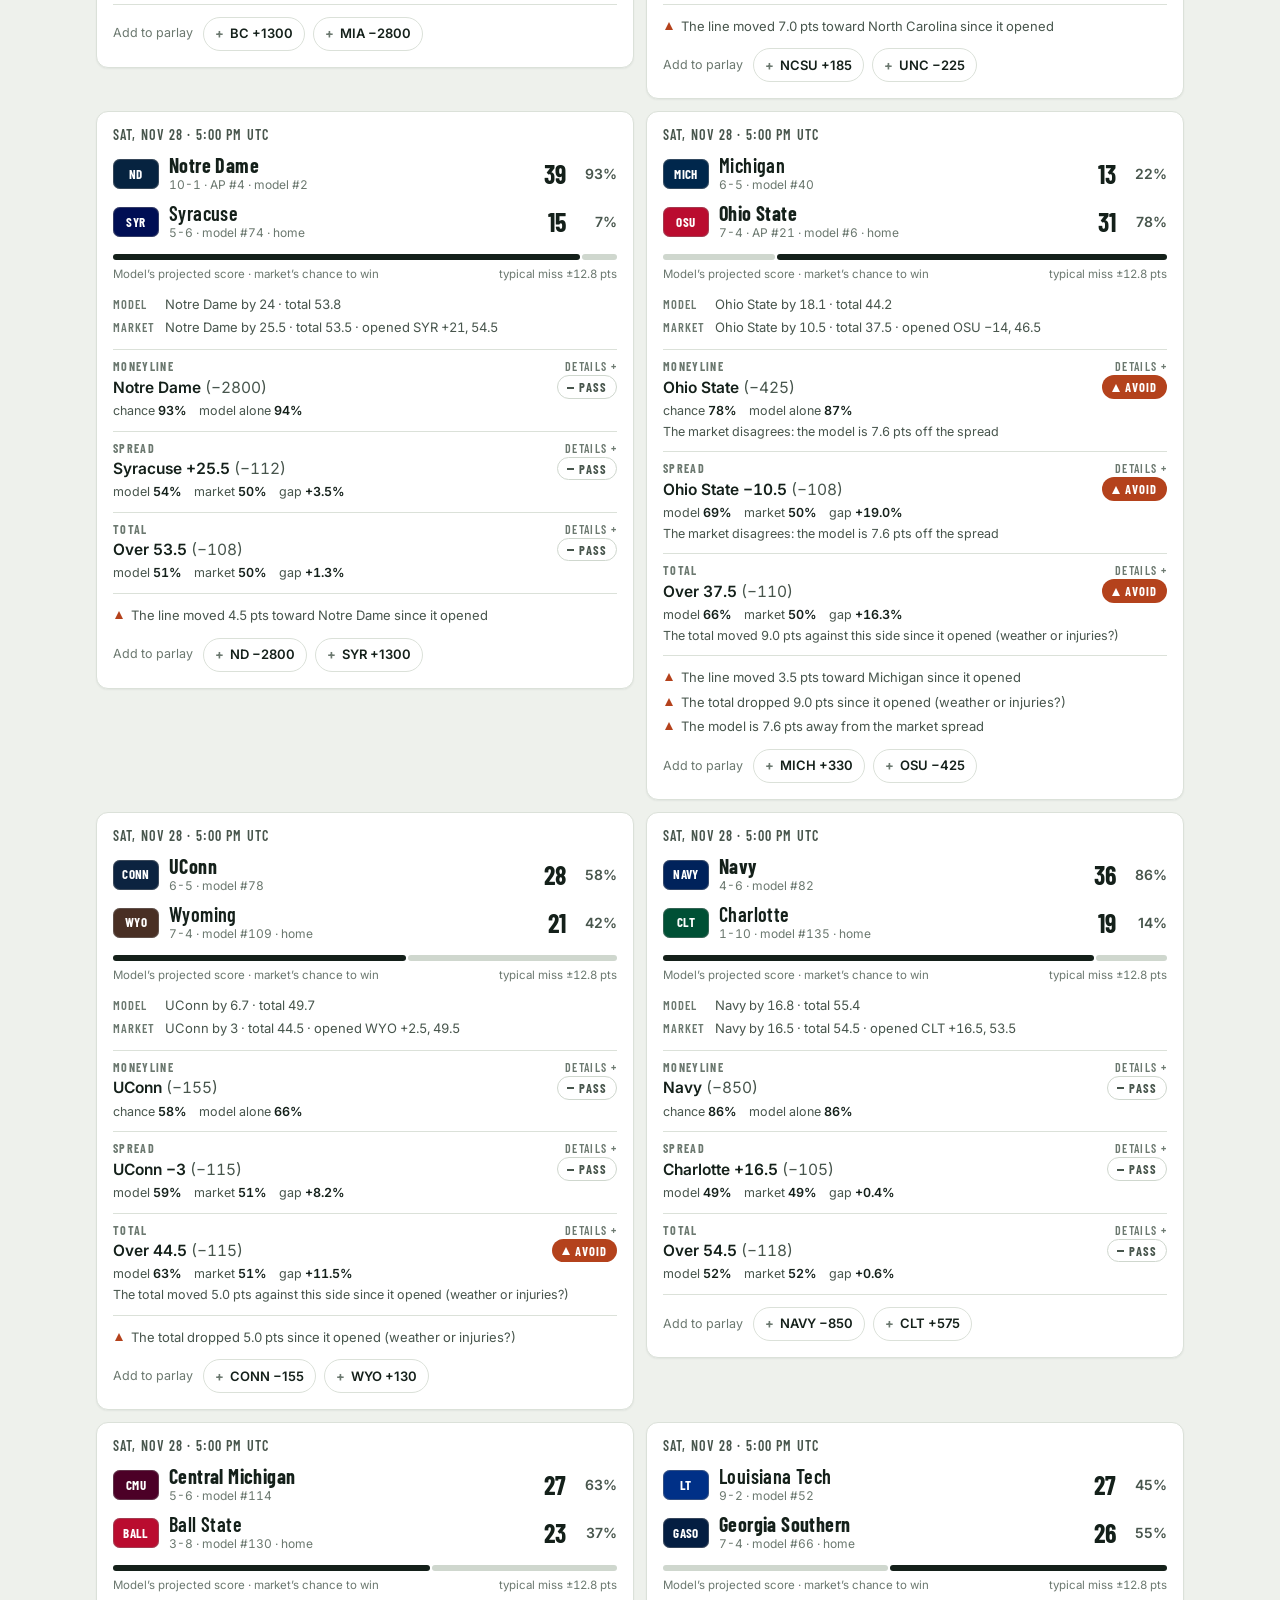
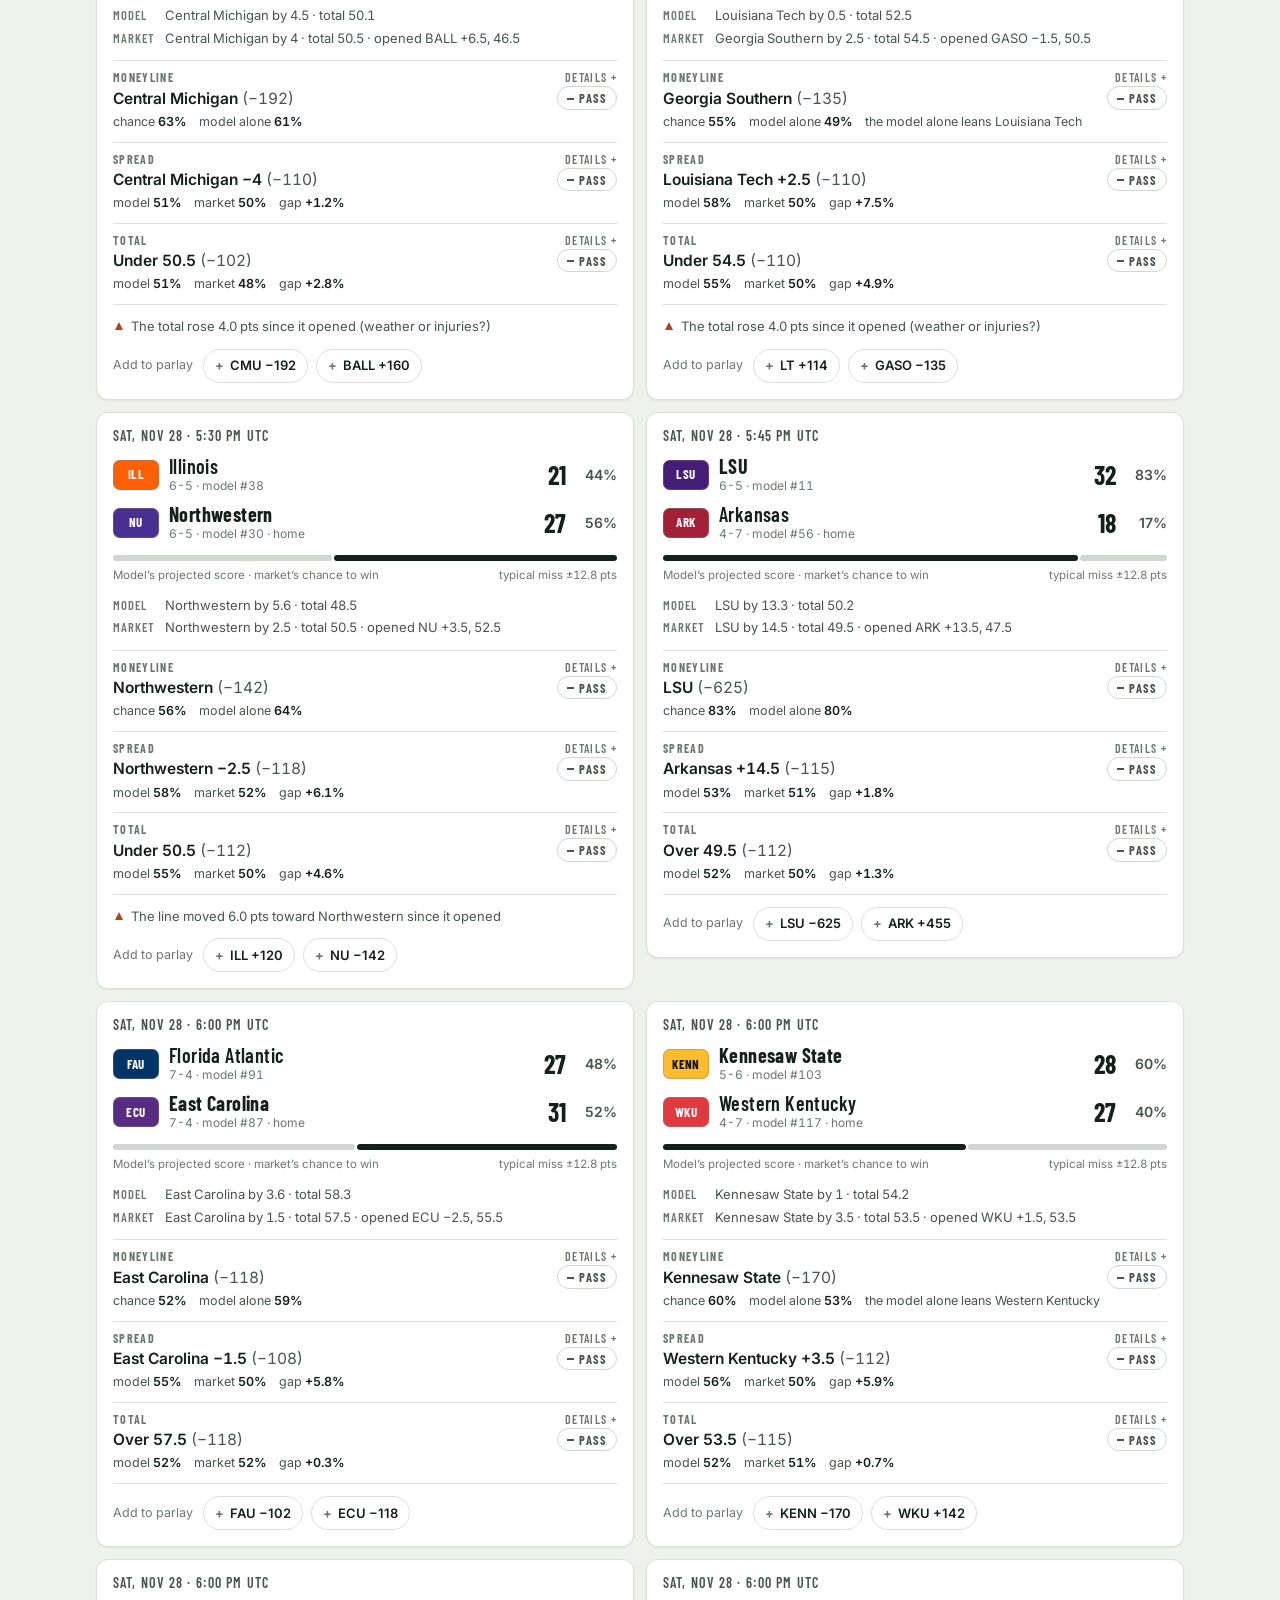
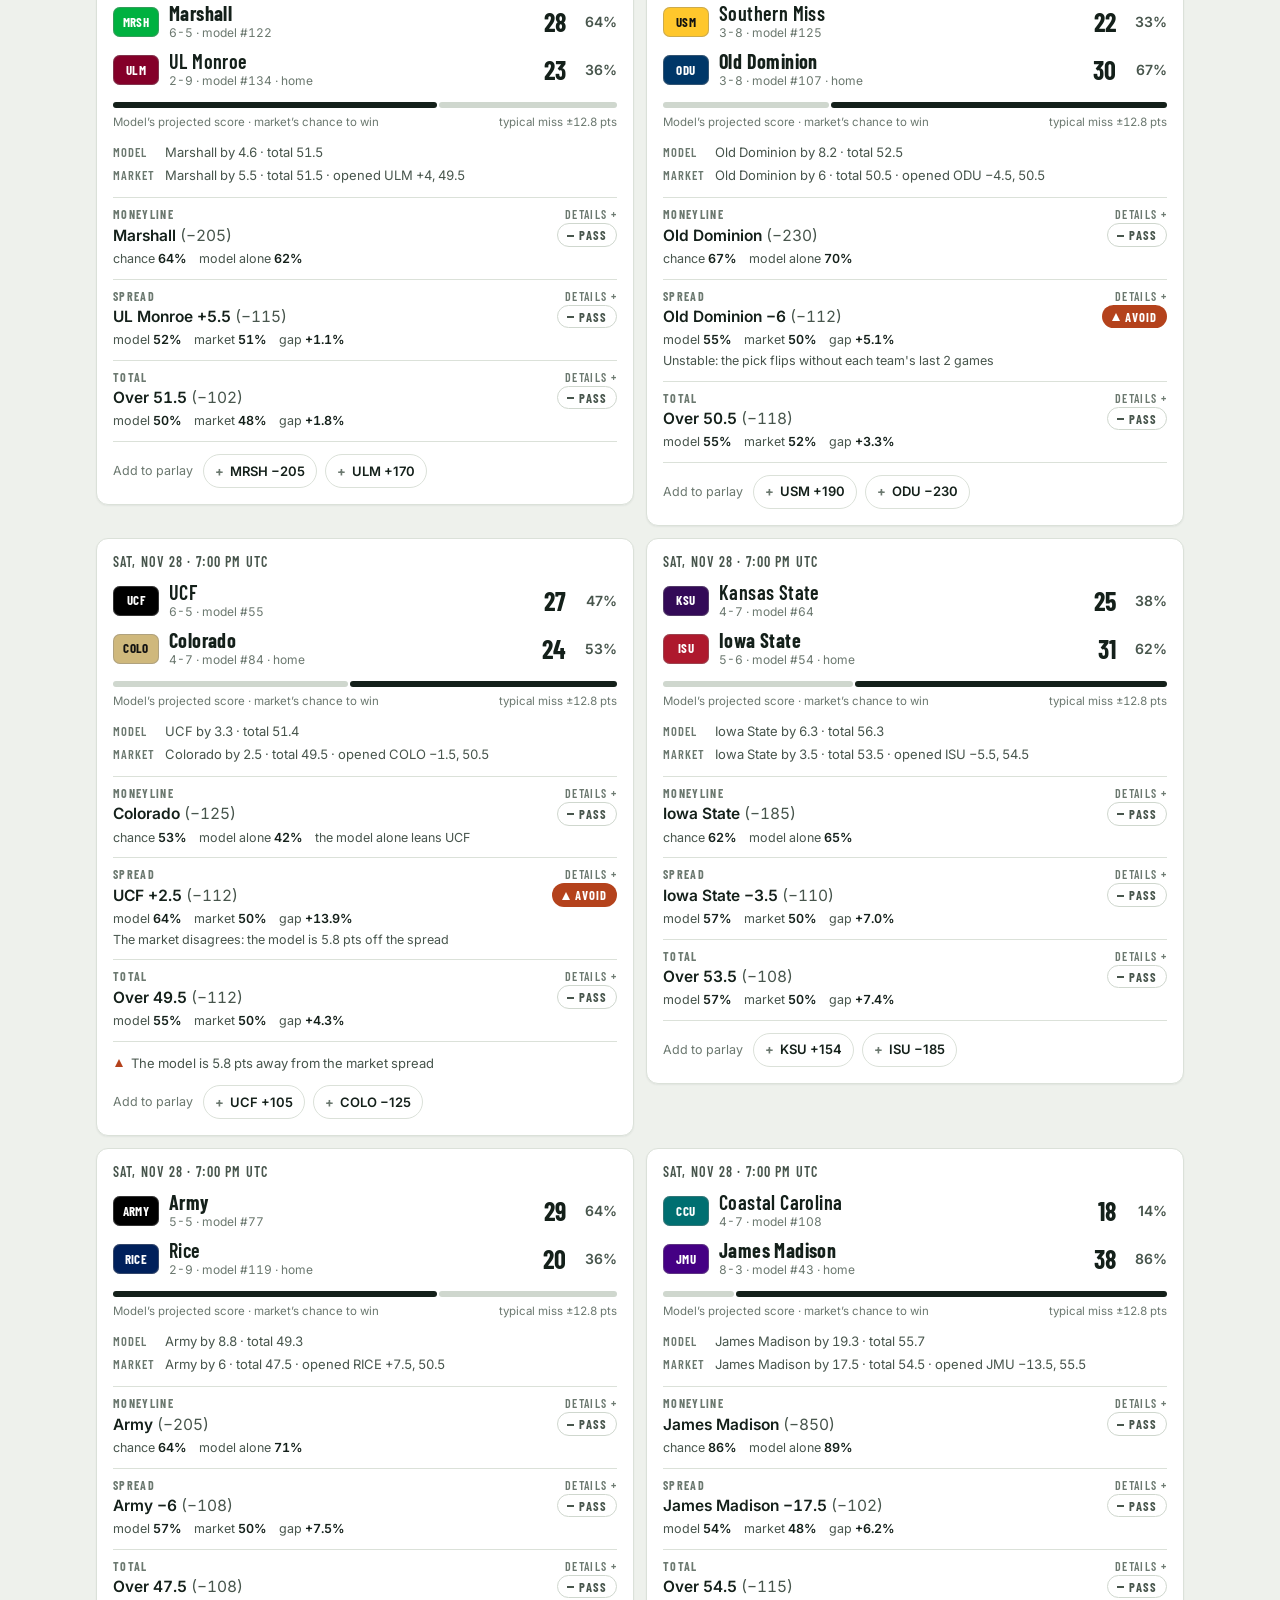
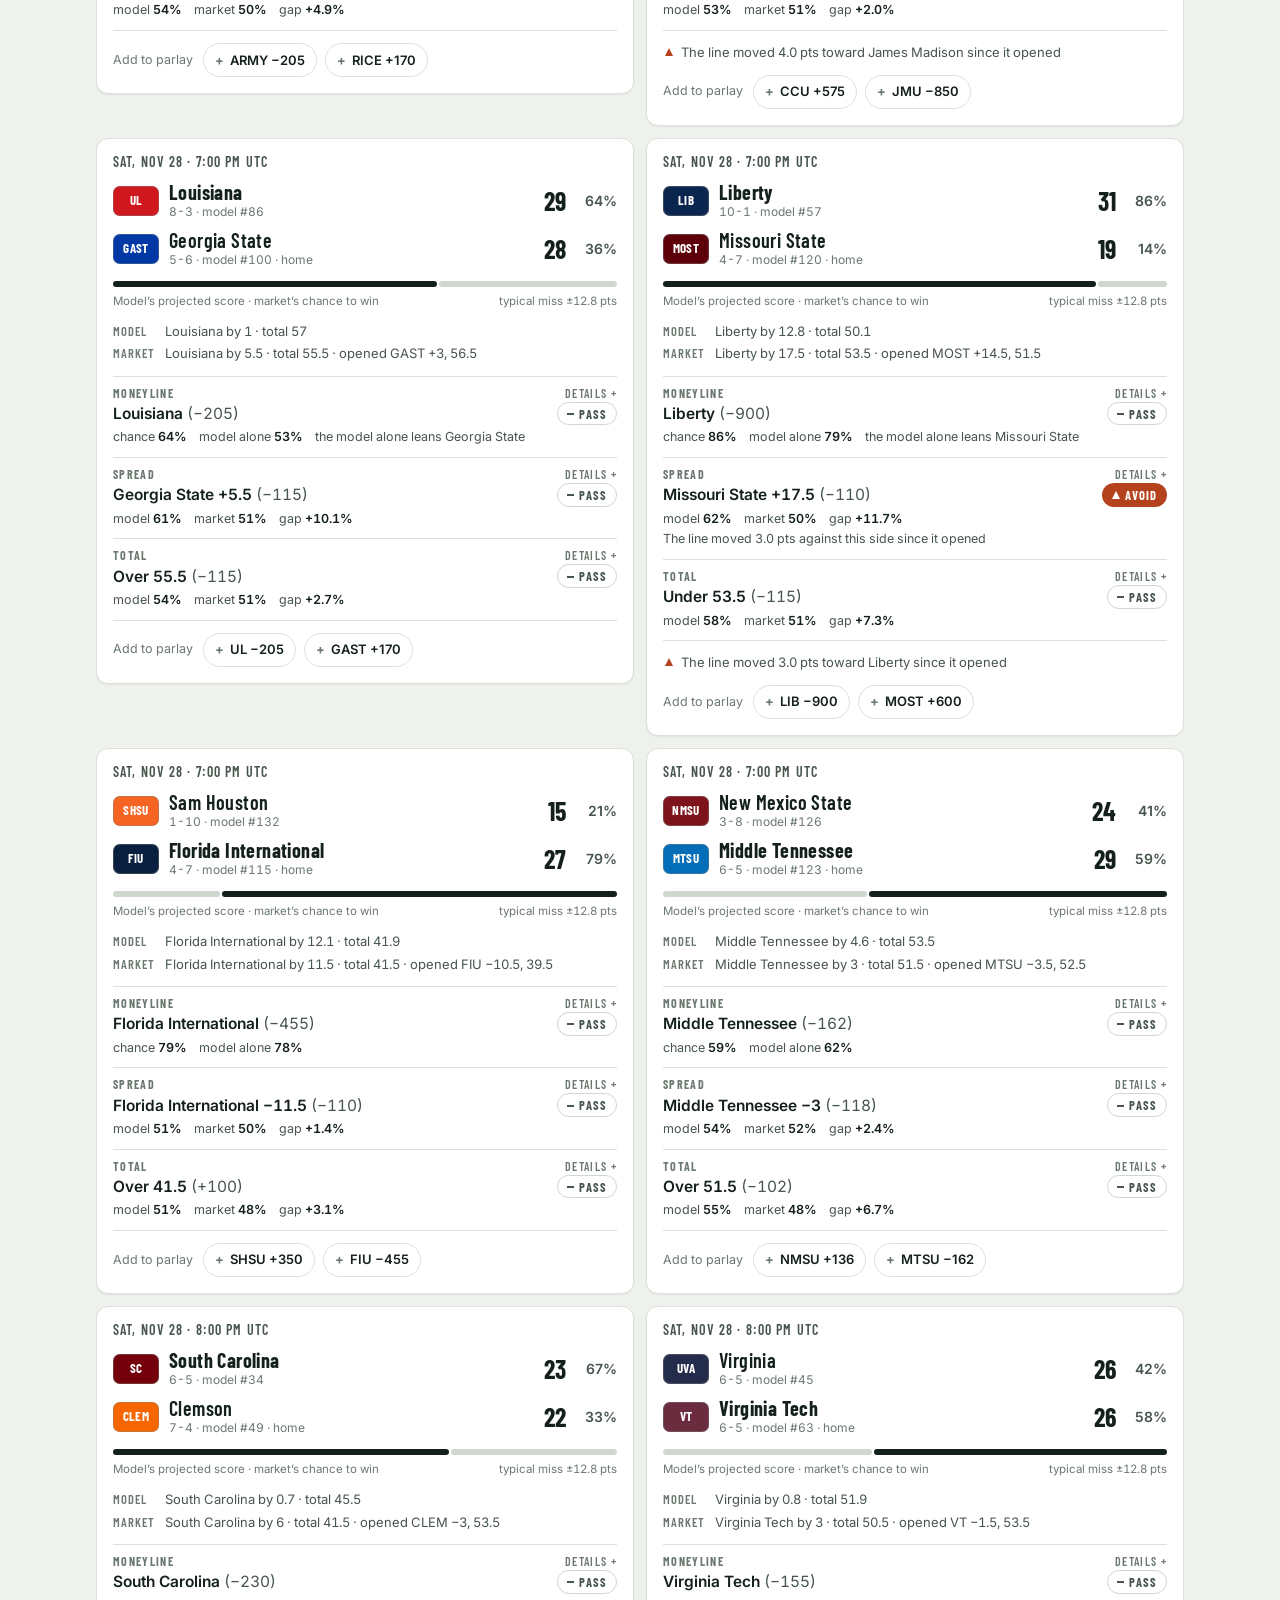
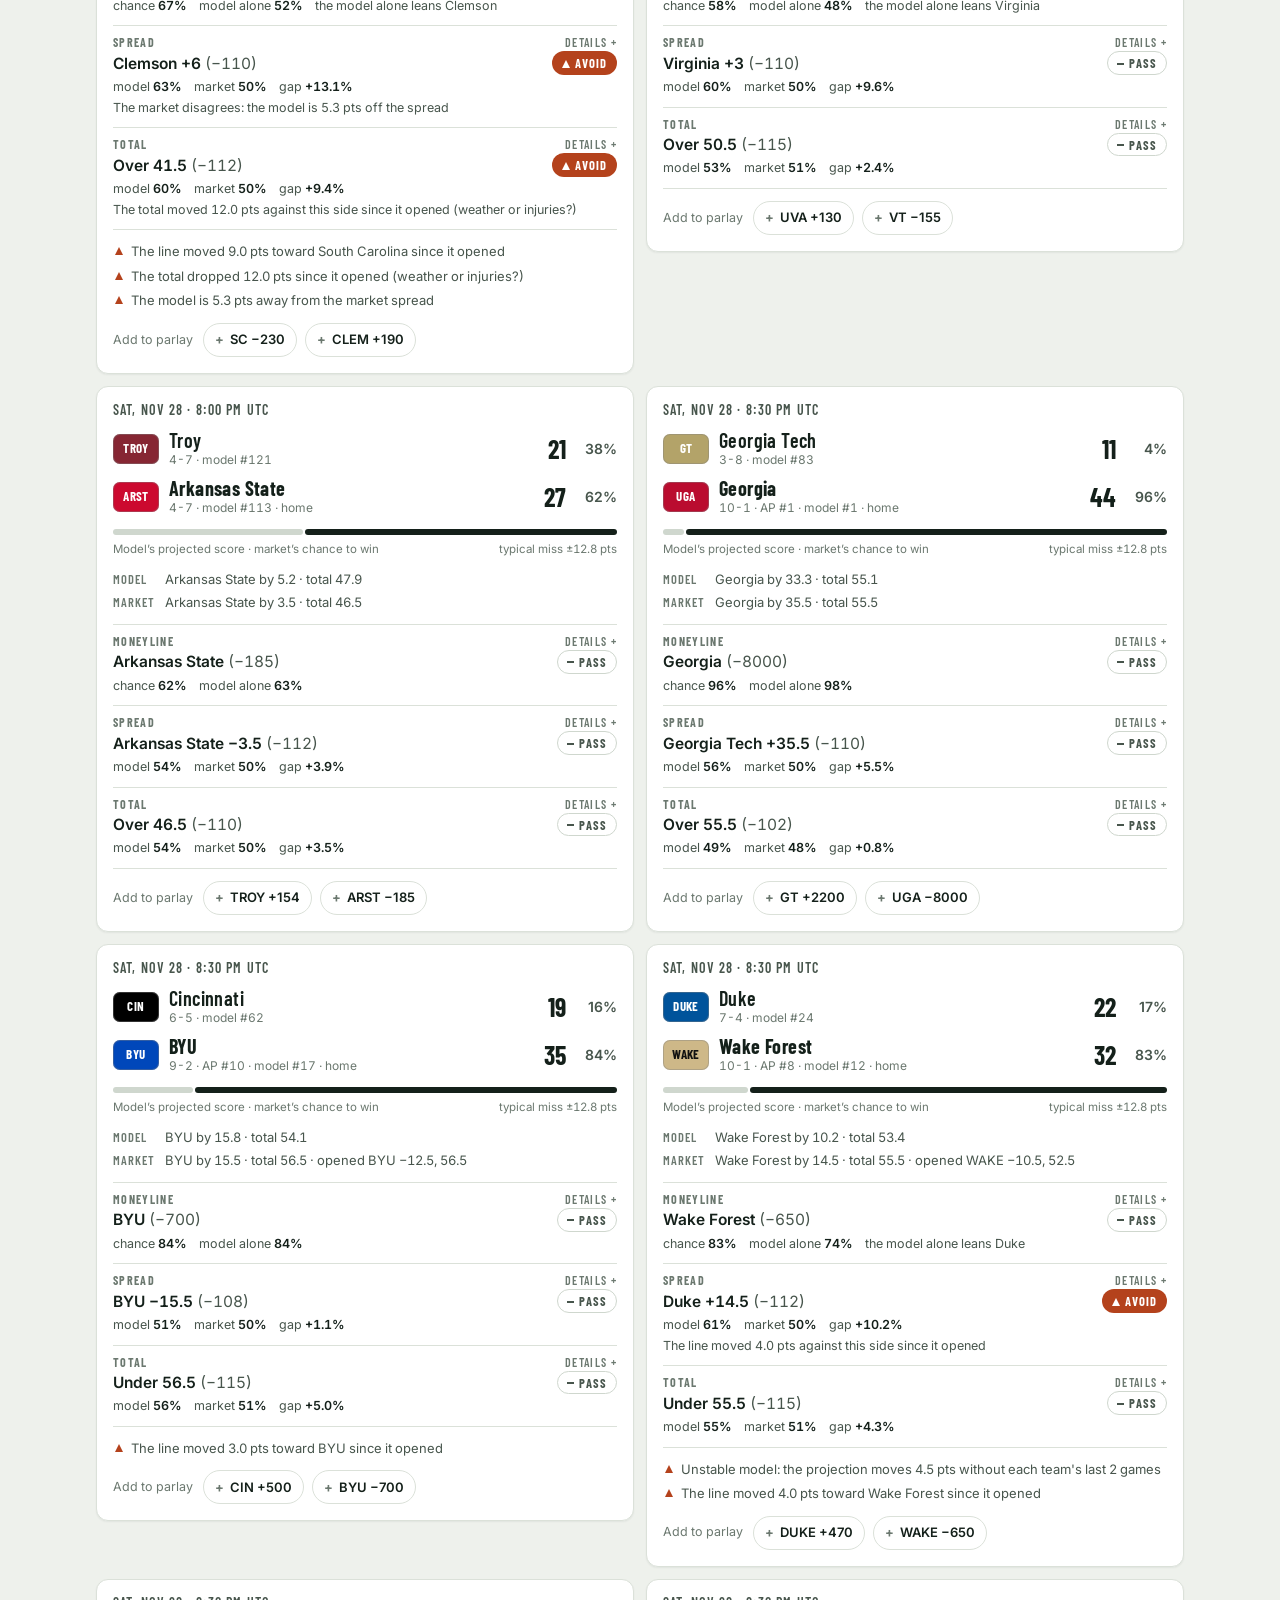
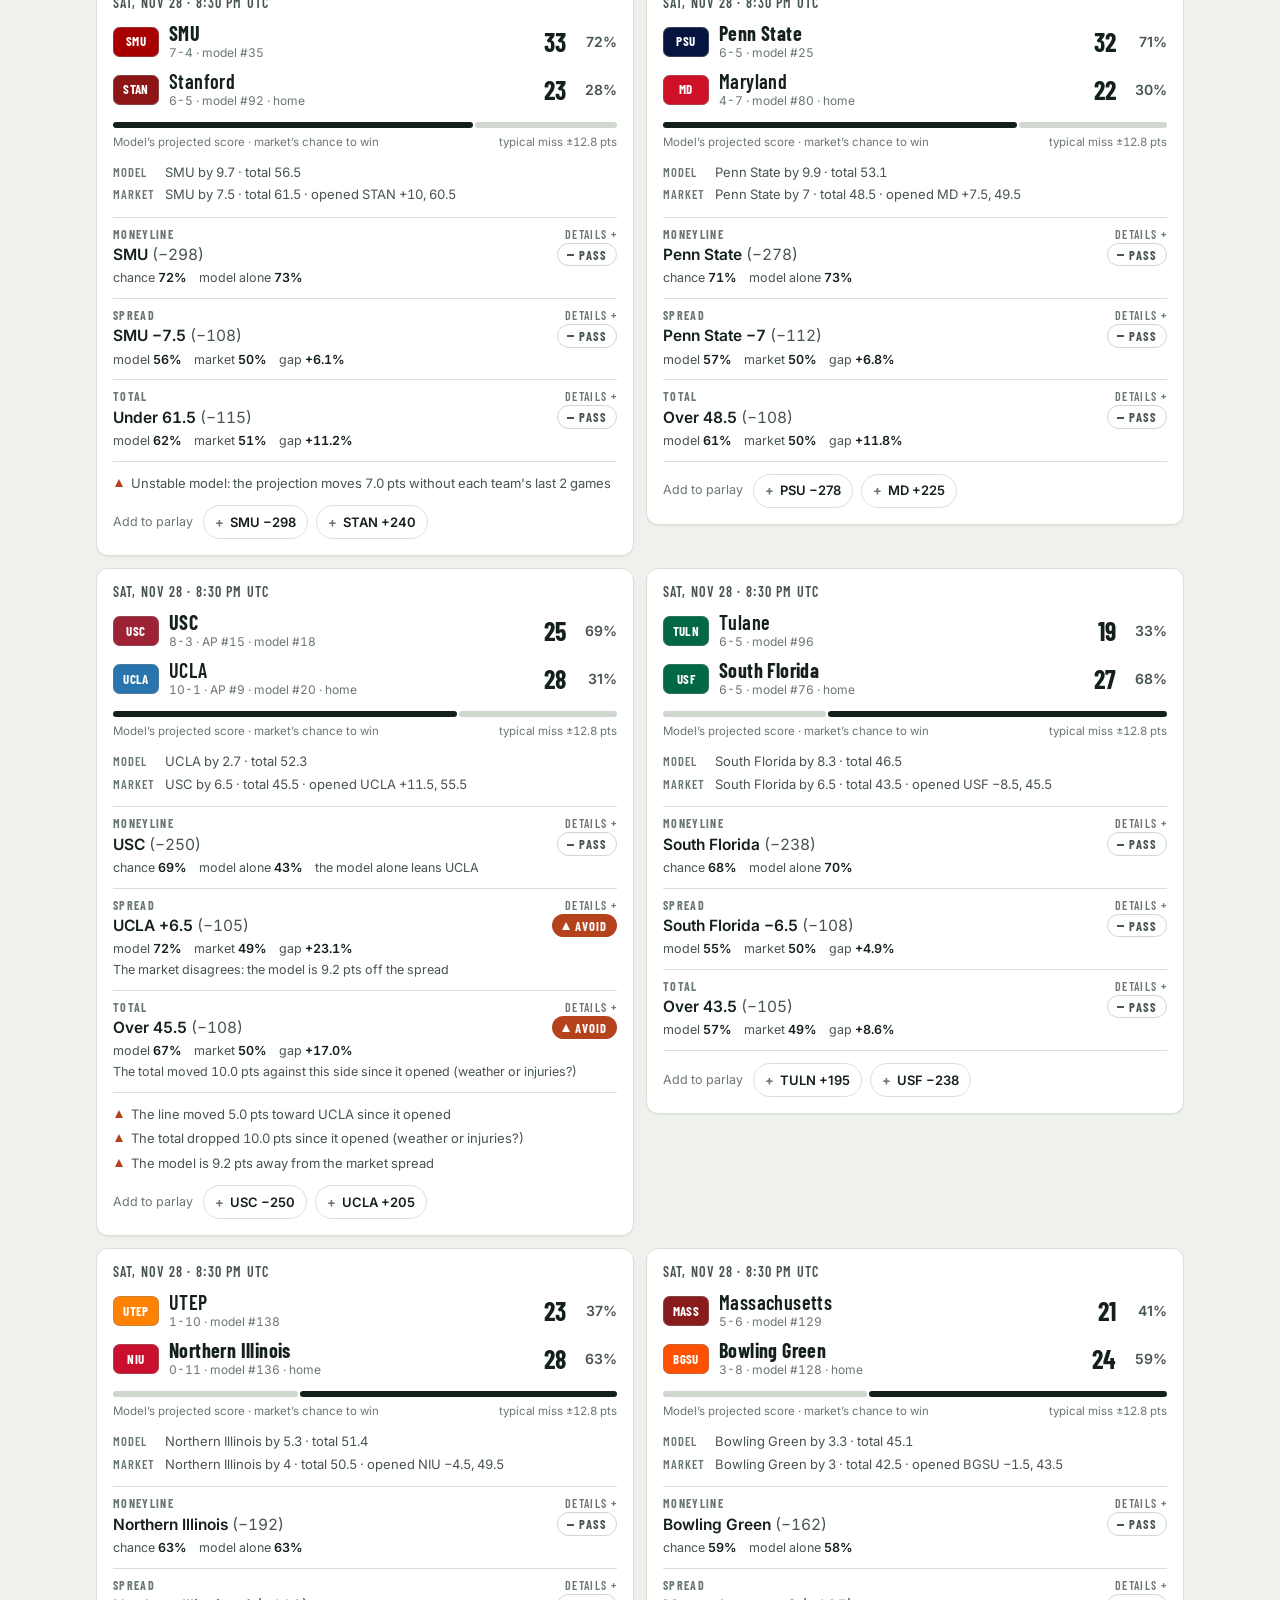
<file: cfb-picks/site/index.html>
<!doctype html>
<html lang="en">
<head>
<meta charset="utf-8">
<meta name="viewport" content="width=device-width, initial-scale=1, viewport-fit=cover">
<meta name="description" content="Weekly NFL and college football projections, NFL player projections against Kalshi's prices, and European soccer odds.">
<!-- head:start -->
<title>NFL, CFB &amp; Soccer Picks</title>
<meta name="claude:viewport-fit-sides" content="cover">
<link rel="stylesheet" href="https://fonts.googleapis.com/css2?family=Barlow+Condensed:wght@500;600;700&family=Inter:wght@400;500;600;700&display=swap">
<!-- head:end -->
<link rel="stylesheet" href="styles.css">
</head>
<body>
<!-- body:start -->
<header class="field">
  <div class="wrap">
    <nav class="sports" aria-label="League">
      <a href="#nfl-picks" data-sport="nfl">NFL</a>
      <a href="#cfb-picks" data-sport="cfb" aria-label="College football">College</a>
      <a href="#soccer-picks" data-sport="soccer" aria-label="European soccer">Soccer</a>
    </nav>
  </div>
  <div class="wrap field-inner">
    <div>
      <p class="eyebrow" id="hdr-week">NFL</p>
      <h1 id="hdr-title">NFL Picks</h1>
    </div>
    <p class="field-meta" id="hdr-meta">Loading…</p>
  </div>
  <div class="hashmarks" aria-hidden="true"></div>
</header>

<nav class="tabs" aria-label="Sections">
  <div class="wrap tabs-inner"></div>
</nav>

<main class="wrap" id="view" tabindex="-1">
  <p class="loading">Loading…</p>
</main>

<footer class="wrap foot">
  <p id="foot-gen"></p>
  <p id="foot-note">These are statistical projections and they miss often. No pick is a sure thing.</p>
  <p>If you bet, only risk what you can afford to lose. Gambling problem? In the US, call 1-800-GAMBLER.</p>
</footer>

<div class="tooltip" id="tooltip" role="status" hidden></div>
<!-- body:end -->
<script src="app.js"></script>
</body>
</html>
</file>
<file: styles.css>
/* Layout: a "field" band on top with the league switch, sticky tabs, then one
   column of cards (two columns on wide screens). Numbers use tabular figures. */
:root {
  --bg: #eef1ec;
  --surface: #ffffff;
  --surface-2: #f4f7f2;
  --ink: #14201a;
  --ink-2: #47554c;
  --muted: #6b786f;
  --line: #dbe1d9;
  --track: #cfd7ce;
  --field: #1d5b3a;
  --field-2: #174a2f;
  --field-ink: #f3f7f1;
  --chalk: rgba(255, 255, 255, 0.5);
  --play-bg: #0f6b33;
  --play-fg: #ffffff;
  --play-soft: #e3f2e7;
  --avoid-bg: #b4421c;
  --avoid-fg: #ffffff;
  --avoid-soft: #fbe9e1;
  --pass-fg: #47554c;
  --good-ink: #0b5f2b;
  --bad-ink: #a12a2a;
  --series-1: #2a78d6;
  --series-2: #eb6834;
  --focus: #2a78d6;
  --shadow: 0 1px 2px rgba(20, 32, 26, 0.06);
  --display: "Barlow Condensed", "Arial Narrow", "Roboto Condensed", system-ui, sans-serif;
  --body: Inter, system-ui, -apple-system, "Segoe UI", Roboto, sans-serif;
  padding-top: env(safe-area-inset-top, 0px);
  padding-bottom: env(safe-area-inset-bottom, 0px);
}
@media (prefers-color-scheme: dark) {
  :root:not([data-theme="light"]) {
    --bg: #0e1411;
    --surface: #171f1a;
    --surface-2: #1d2721;
    --ink: #ecf1eb;
    --ink-2: #b8c3ba;
    --muted: #8a968d;
    --line: #2a352e;
    --track: #364239;
    --field: #17422b;
    --field-2: #123623;
    --field-ink: #eef4ec;
    --chalk: rgba(255, 255, 255, 0.34);
    --play-bg: #2faa58;
    --play-fg: #06140b;
    --play-soft: #16301f;
    --avoid-bg: #e2733f;
    --avoid-fg: #1c0a03;
    --avoid-soft: #33201a;
    --pass-fg: #b8c3ba;
    --good-ink: #5fce85;
    --bad-ink: #ef8a8a;
    --series-1: #3987e5;
    --series-2: #d95926;
    --focus: #6aa6ee;
    --shadow: none;
    color-scheme: dark;
  }
}
:root[data-theme="dark"] {
  --bg: #0e1411;
  --surface: #171f1a;
  --surface-2: #1d2721;
  --ink: #ecf1eb;
  --ink-2: #b8c3ba;
  --muted: #8a968d;
  --line: #2a352e;
  --track: #364239;
  --field: #17422b;
  --field-2: #123623;
  --field-ink: #eef4ec;
  --chalk: rgba(255, 255, 255, 0.34);
  --play-bg: #2faa58;
  --play-fg: #06140b;
  --play-soft: #16301f;
  --avoid-bg: #e2733f;
  --avoid-fg: #1c0a03;
  --avoid-soft: #33201a;
  --pass-fg: #b8c3ba;
  --good-ink: #5fce85;
  --bad-ink: #ef8a8a;
  --series-1: #3987e5;
  --series-2: #d95926;
  --focus: #6aa6ee;
  --shadow: none;
  color-scheme: dark;
}

* { box-sizing: border-box; }
html { -webkit-text-size-adjust: 100%; }
body {
  margin: 0;
  background: var(--bg);
  color: var(--ink);
  font: 400 15px/1.5 var(--body);
  font-variant-numeric: tabular-nums;
}
body::before {
  content: "";
  position: fixed;
  inset: 0 0 auto;
  height: env(safe-area-inset-top, 0px);
  z-index: 10;
  background: var(--field);
}
h1, h2, h3, p, dl, dd { margin: 0; }
button, input, select { font: inherit; color: inherit; }
a { color: inherit; }
summary { cursor: pointer; }
:focus-visible { outline: 2px solid var(--focus); outline-offset: 2px; border-radius: 4px; }

.wrap {
  max-width: 1120px;
  margin-inline: auto;
  padding-left: max(16px, env(safe-area-inset-left, 0px));
  padding-right: max(16px, env(safe-area-inset-right, 0px));
}

/* --------------------------------------------------------------- top band */
.field {
  background: linear-gradient(180deg, var(--field), var(--field-2));
  color: var(--field-ink);
  margin-top: calc(-1 * env(safe-area-inset-top, 0px));
  padding-top: calc(env(safe-area-inset-top, 0px) + 18px);
}
.field-inner { display: flex; flex-wrap: wrap; align-items: flex-end; justify-content: space-between; gap: 6px 20px; padding-block: 0 12px; }
.sports { display: inline-flex; gap: 3px; padding: 3px; margin-bottom: 14px; border-radius: 10px; background: rgba(0, 0, 0, 0.22); max-width: 100%; }
.sports a {
  display: inline-flex; align-items: center; min-height: 36px; padding: 8px 13px; border-radius: 7px;
  font: 600 15px/1 var(--display); letter-spacing: 0.07em; text-transform: uppercase; text-decoration: none; white-space: nowrap;
  color: var(--field-ink); opacity: 0.82;
}
.sports a:hover { opacity: 1; }
.sports a[aria-current="true"] { background: var(--field-ink); color: var(--field-2); opacity: 1; }
.sports a:focus-visible { outline-color: var(--field-ink); }
.eyebrow { font: 600 13px/1.2 var(--display); letter-spacing: 0.12em; text-transform: uppercase; opacity: 0.82; }
h1 { font: 700 34px/1 var(--display); letter-spacing: 0.01em; text-transform: uppercase; }
.field-meta { font-size: 12.5px; opacity: 0.86; min-width: 0; }
/* Yard marks: a short tick every 5 "yards" and a long one every 10. */
.hashmarks {
  height: 9px;
  background:
    repeating-linear-gradient(90deg, var(--chalk) 0 2px, transparent 2px 60px) 0 100% / 100% 9px no-repeat,
    repeating-linear-gradient(90deg, var(--chalk) 0 1px, transparent 1px 12px) 0 100% / 100% 4px no-repeat;
}

.tabs {
  position: sticky;
  top: env(safe-area-inset-top, 0px);
  z-index: 9;
  background: var(--surface);
  border-bottom: 1px solid var(--line);
}
.tabs-inner { display: flex; gap: 2px; overflow-x: auto; scrollbar-width: none; }
.tabs-inner::-webkit-scrollbar { display: none; }
.tabs a {
  flex: 0 0 auto;
  display: inline-flex; align-items: center; gap: 6px;
  padding: 13px 12px 11px;
  font: 600 16px/1 var(--display);
  letter-spacing: 0.06em;
  text-transform: uppercase;
  text-decoration: none;
  color: var(--muted);
  border-bottom: 3px solid transparent;
}
.tabs a[aria-current="page"] { color: var(--ink); border-bottom-color: var(--field); }
.count { font: 700 12px/1 var(--body); letter-spacing: 0; background: var(--ink); color: var(--surface); border-radius: 999px; padding: 3px 6px; }

main { padding-block: 16px 28px; display: flex; flex-direction: column; gap: 18px; min-height: 50vh; }
main:focus { outline: none; }
.loading, .empty { color: var(--muted); padding-block: 20px; }
.foot { padding-block: 4px 28px; color: var(--muted); font-size: 12.5px; display: flex; flex-direction: column; gap: 4px; max-width: 1120px; }

/* ------------------------------------------------------------- base parts */
.h2 { font: 700 23px/1.15 var(--display); letter-spacing: 0.03em; text-transform: uppercase; text-wrap: balance; }
.h3 { font: 600 15.5px/1.2 var(--display); letter-spacing: 0.07em; text-transform: uppercase; color: var(--ink-2); }
.sub { color: var(--ink-2); font-size: 14px; max-width: 68ch; }
.small { font-size: 12.5px; color: var(--muted); }
.stack { display: flex; flex-direction: column; gap: 14px; }
.panel { background: var(--surface); border: 1px solid var(--line); border-radius: 12px; padding: 16px; box-shadow: var(--shadow); min-width: 0; display: flex; flex-direction: column; gap: 12px; }
.panel-head { display: flex; flex-wrap: wrap; justify-content: space-between; align-items: baseline; gap: 6px 16px; }
.num { white-space: nowrap; }
.pos { color: var(--good-ink); }
.neg { color: var(--bad-ink); }
.linklike { background: none; border: 0; padding: 0; color: var(--ink); text-decoration: underline; text-underline-offset: 3px; cursor: pointer; font-weight: 600; }

.callout { background: var(--surface); border: 1px solid var(--line); border-left: 4px solid var(--avoid-bg); border-radius: 10px; padding: 12px 14px; display: flex; flex-direction: column; gap: 4px; }
.callout b.t { font: 700 15.5px/1.2 var(--display); letter-spacing: 0.07em; text-transform: uppercase; }
.callout p { font-size: 14px; color: var(--ink-2); max-width: 78ch; }
.callout p b { color: var(--ink); }

.pill {
  display: inline-flex; align-items: center; gap: 5px;
  font: 700 12.5px/1 var(--display); letter-spacing: 0.09em; text-transform: uppercase;
  padding: 5px 9px 4px; border-radius: 999px; white-space: nowrap; border: 1.5px solid transparent;
}
.pill::before { content: ""; width: 7px; height: 7px; flex: 0 0 auto; }
.pill.play { background: var(--play-bg); color: var(--play-fg); }
.pill.play::before { background: currentColor; border-radius: 50%; }
.pill.avoid { background: var(--avoid-bg); color: var(--avoid-fg); }
.pill.avoid::before { width: 0; height: 0; border-left: 4.5px solid transparent; border-right: 4.5px solid transparent; border-bottom: 8px solid currentColor; }
.pill.pass, .pill.none { color: var(--pass-fg); border-color: var(--track); }
.pill.pass::before, .pill.none::before { height: 2px; background: currentColor; }

.badge {
  flex: 0 0 auto; display: inline-flex; align-items: center; justify-content: center;
  width: 46px; height: 30px; border-radius: 7px; padding: 0 3px;
  font: 700 13px/1 var(--display); letter-spacing: 0.03em; white-space: nowrap; overflow: hidden;
  box-shadow: inset 0 0 0 1px rgba(128, 128, 128, 0.4);
}
.badge.plain { background: var(--surface-2); color: var(--ink-2); }
.badge.sm { width: 38px; height: 24px; font-size: 11.5px; border-radius: 6px; }

/* ---------------------------------------------------------------- controls */
.controls { display: flex; flex-direction: column; gap: 10px; }
.controls-row { display: flex; flex-wrap: wrap; gap: 8px 12px; align-items: center; }
.search { flex: 1 1 220px; min-width: 0; position: relative; }
.search input {
  width: 100%; min-height: 42px; padding: 9px 12px 9px 36px; border: 1px solid var(--line); border-radius: 10px; background: var(--surface);
}
.search::before { content: ""; position: absolute; left: 13px; top: 50%; width: 11px; height: 11px; margin-top: -8px; border: 2px solid var(--muted); border-radius: 50%; }
.search::after { content: ""; position: absolute; left: 24px; top: 50%; width: 6px; height: 2px; margin-top: 4px; background: var(--muted); transform: rotate(45deg); border-radius: 1px; }
.seg { display: inline-flex; background: var(--surface); border: 1px solid var(--line); border-radius: 10px; padding: 3px; max-width: 100%; overflow-x: auto; scrollbar-width: none; }
.seg::-webkit-scrollbar { display: none; }
.seg button {
  flex: 0 0 auto; border: 0; background: transparent; cursor: pointer; border-radius: 7px;
  padding: 8px 12px; min-height: 36px;
  font: 600 14.5px/1 var(--display); letter-spacing: 0.06em; text-transform: uppercase; color: var(--muted);
}
.seg button[aria-pressed="true"] { background: var(--ink); color: var(--surface); }
.toggle { display: inline-flex; align-items: center; gap: 8px; cursor: pointer; font-size: 14px; color: var(--ink-2); min-height: 36px; }
.toggle input { width: 18px; height: 18px; accent-color: var(--play-bg); }
.field-input { display: inline-flex; flex-wrap: wrap; align-items: center; gap: 6px; font-size: 13px; color: var(--ink-2); }
.field-input input { width: 96px; padding: 7px 8px; border: 1px solid var(--line); border-radius: 8px; background: var(--surface); min-height: 36px; }
.btn {
  border: 1px solid var(--line); background: var(--surface); border-radius: 9px; padding: 9px 13px; min-height: 38px; cursor: pointer;
  font: 600 14.5px/1 var(--display); letter-spacing: 0.06em; text-transform: uppercase;
}
.btn.primary { background: var(--ink); color: var(--surface); border-color: var(--ink); }
.btn.ghost { background: transparent; }

/* --------------------------------------------------------------- top plays */
.plays { display: flex; flex-direction: column; }
.playrow {
  display: grid; grid-template-columns: auto minmax(0, 1fr) auto; gap: 2px 12px; align-items: center;
  padding: 11px 0; border: 0; border-bottom: 1px solid var(--line); background: none; text-align: left; cursor: pointer; width: 100%;
}
.playrow:last-child { border-bottom: 0; }
.playrow:hover .what { text-decoration: underline; text-underline-offset: 3px; }
.rankno { font: 700 20px/1 var(--display); color: var(--muted); min-width: 1.3em; text-align: center; }
.playrow .what { font-weight: 600; min-width: 0; overflow-wrap: anywhere; }
.playrow .what .price { font-weight: 400; color: var(--ink-2); }
.playrow .edge { font: 700 21px/1 var(--display); text-align: right; white-space: nowrap; }
.playrow .edge small { display: block; font: 500 11px/1.3 var(--body); color: var(--muted); letter-spacing: 0; }
.playrow .ctx { grid-column: 2 / 4; font-size: 12.5px; color: var(--ink-2); }
.more { align-self: flex-start; }

/* ------------------------------------------------------------------- cards */
.day { display: flex; align-items: baseline; gap: 10px; padding-top: 4px; }
.day .small { margin-left: auto; }
.cards { display: grid; grid-template-columns: repeat(auto-fill, minmax(min(100%, 430px), 1fr)); gap: 12px; align-items: start; }
.game { gap: 12px; scroll-margin-top: 64px; }
.game.flash { outline: 3px solid var(--focus); outline-offset: 2px; }
.game-top { display: flex; justify-content: space-between; align-items: center; gap: 8px; }
.kick { font: 600 14px/1 var(--display); letter-spacing: 0.08em; text-transform: uppercase; color: var(--ink-2); }
.tag { font: 600 12px/1 var(--display); letter-spacing: 0.08em; text-transform: uppercase; color: var(--muted); border: 1px solid var(--line); border-radius: 5px; padding: 4px 6px 3px; white-space: nowrap; }
.tags { display: flex; flex-wrap: wrap; gap: 6px; justify-content: flex-end; }

.teams { display: grid; grid-template-columns: minmax(0, 1fr) auto auto; gap: 8px 12px; align-items: center; }
.team { display: flex; align-items: center; gap: 10px; min-width: 0; }
.team-name { min-width: 0; }
.team-name b { font: 600 20px/1.1 var(--display); letter-spacing: 0.02em; display: block; overflow-wrap: anywhere; }
.team-name span { font-size: 12px; color: var(--muted); display: block; }
.team.fav .team-name b { font-weight: 700; }
.proj { font: 700 26px/1 var(--display); text-align: right; min-width: 1.4em; }
.wp { font: 600 14px/1 var(--body); color: var(--ink-2); text-align: right; min-width: 2.8em; }
.wpbar { display: flex; gap: 2px; height: 6px; }
.wpbar i { display: block; height: 100%; background: var(--track); border-radius: 3px; min-width: 2px; }
.wpbar i.fav { background: var(--ink); }
.cap { display: flex; justify-content: space-between; gap: 10px; font-size: 11.5px; color: var(--muted); margin-top: -6px; }

.lines { display: grid; grid-template-columns: auto minmax(0, 1fr); gap: 3px 10px; font-size: 13px; color: var(--ink-2); }
.lines dt { font: 600 12.5px/1.55 var(--display); letter-spacing: 0.08em; text-transform: uppercase; color: var(--muted); }
.lines dd { min-width: 0; }

.markets { display: flex; flex-direction: column; border-top: 1px solid var(--line); }
.mkt { border-bottom: 1px solid var(--line); }
.mkt > summary { list-style: none; display: grid; grid-template-columns: minmax(0, 1fr) auto; gap: 3px 10px; align-items: center; padding: 10px 0; }
.mkt > summary::-webkit-details-marker { display: none; }
.mkt-type { grid-column: 1 / 3; font: 700 12px/1 var(--display); letter-spacing: 0.11em; text-transform: uppercase; color: var(--muted); display: flex; justify-content: space-between; }
.mkt-type::after { content: "Details +"; font-weight: 600; }
.mkt[open] .mkt-type::after { content: "Hide \2212"; }
.mkt-pick { font-weight: 600; font-size: 15.5px; min-width: 0; overflow-wrap: anywhere; }
.mkt-pick .price { font-weight: 400; color: var(--ink-2); }
.mkt-sub { grid-column: 1 / 3; font-size: 12.5px; color: var(--ink-2); display: flex; flex-wrap: wrap; gap: 2px 12px; }
.mkt-sub b { color: var(--ink); font-weight: 600; }
.mkt.is-play > summary .mkt-pick { color: var(--good-ink); }
.mkt-body { padding: 2px 0 12px; font-size: 13.5px; color: var(--ink-2); display: flex; flex-direction: column; gap: 8px; }
.mkt-body ul { margin: 0; padding-left: 18px; display: flex; flex-direction: column; gap: 3px; }
.why { background: var(--surface-2); border-radius: 8px; padding: 10px 12px; }
.why.play { background: var(--play-soft); }
.why.avoid { background: var(--avoid-soft); }
.why b { color: var(--ink); }
.alerts { margin: 0; padding: 0; list-style: none; display: flex; flex-direction: column; gap: 5px; font-size: 13px; }
.alerts li { padding-left: 18px; position: relative; color: var(--ink-2); }
.alerts li::before { content: ""; position: absolute; left: 2px; top: 5px; border-left: 4.5px solid transparent; border-right: 4.5px solid transparent; border-bottom: 8px solid var(--avoid-bg); }
.alerts li.cmp::before { border: 0; width: 8px; height: 2px; top: 9px; left: 2px; background: var(--muted); }
.note { font-size: 13px; background: var(--surface-2); border-radius: 8px; padding: 9px 11px; }
.addrow { display: flex; flex-wrap: wrap; align-items: center; gap: 8px; }
.addrow .small { margin-right: 2px; }
.addchip {
  border: 1.5px solid var(--line); background: var(--surface); border-radius: 999px; padding: 6px 11px; min-height: 34px; cursor: pointer;
  font: 600 13px/1 var(--body); display: inline-flex; align-items: center; gap: 6px;
}
.addchip::before { content: "+"; font-weight: 700; color: var(--muted); }
.addchip[aria-pressed="true"] { border-color: var(--ink); background: var(--ink); color: var(--surface); }
.addchip[aria-pressed="true"]::before { content: "\2713"; color: inherit; }

table { border-collapse: collapse; width: 100%; font-size: 13px; }
th, td { padding: 7px 8px; text-align: right; border-bottom: 1px solid var(--line); white-space: nowrap; }
th { font: 600 12.5px/1.2 var(--display); letter-spacing: 0.08em; text-transform: uppercase; color: var(--muted); }
th:first-child, td:first-child { text-align: left; padding-left: 0; }
td:last-child, th:last-child { padding-right: 0; }
td.wrapcell { white-space: normal; min-width: 120px; }
tr.hl td { background: var(--surface-2); }
tbody tr:last-child td { border-bottom: 0; }
.scroll { overflow-x: auto; }
.mini { font-size: 12.5px; }
.mini th, .mini td { padding: 6px 6px; }
.cell2 small { display: block; font-weight: 400; font-size: 11.5px; color: var(--muted); }
.pm { color: var(--muted); font-size: 11.5px; }

/* ------------------------------------------------------------------ parlay */
.verdict { font-size: 16px; line-height: 1.5; max-width: 62ch; }
.verdict b { white-space: nowrap; }
.kv { display: grid; grid-template-columns: repeat(auto-fit, minmax(140px, 1fr)); gap: 12px; }
.kv > div { min-width: 0; background: var(--surface-2); border-radius: 10px; padding: 10px 12px; }
.kv .k { font: 600 12.5px/1.2 var(--display); letter-spacing: 0.08em; text-transform: uppercase; color: var(--muted); }
.kv .v { font: 600 24px/1.25 var(--body); font-variant-numeric: normal; }
.kv .s { font-size: 12.5px; color: var(--muted); }
.legs { display: flex; flex-direction: column; max-width: 660px; }
.legitem { display: grid; grid-template-columns: auto minmax(0, 1fr) auto; gap: 7px 10px; align-items: center; padding: 10px 0; border-bottom: 1px solid var(--line); }
.legitem:last-child { border-bottom: 0; }
.legname { min-width: 0; }
.legname b { font: 600 17px/1.15 var(--display); letter-spacing: 0.02em; overflow-wrap: anywhere; }
.legname small { display: block; font-size: 12px; color: var(--muted); }
.legitem .fig { text-align: right; font-weight: 600; white-space: nowrap; }
.legitem .fig small { display: block; font-weight: 400; font-size: 11.5px; color: var(--muted); }
.legitem .bar { grid-column: 1 / 4; height: 8px; background: var(--track); border-radius: 4px; overflow: hidden; }
.legitem .bar i { display: block; height: 100%; background: var(--ink); border-radius: 4px; }
.legitem .bar.weak i { background: var(--avoid-bg); }
.flag { display: inline-block; vertical-align: 2px; font: 700 11px/1 var(--display); letter-spacing: 0.09em; text-transform: uppercase; color: var(--avoid-fg); background: var(--avoid-bg); border-radius: 4px; padding: 3px 5px 2px; margin-left: 8px; white-space: nowrap; }

.legrow { display: grid; grid-template-columns: minmax(0, 1fr); gap: 6px; padding: 10px 0; border-bottom: 1px solid var(--line); }
.legrow:last-child { border-bottom: 0; }
.legrow .when { font-size: 12px; color: var(--muted); }
.legopts { display: grid; grid-template-columns: 1fr 1fr; gap: 8px; }
.leg {
  text-align: left; border: 1.5px solid var(--line); background: var(--surface); border-radius: 10px; padding: 9px 11px; cursor: pointer; min-width: 0; min-height: 56px;
  display: grid; grid-template-columns: minmax(0, 1fr) auto; gap: 2px 8px; align-items: baseline;
}
.leg b { font: 600 16.5px/1.15 var(--display); letter-spacing: 0.02em; overflow-wrap: anywhere; }
.leg .o { font-weight: 600; }
.leg .p { grid-column: 1 / 3; font-size: 12px; color: var(--muted); }
.leg[aria-pressed="true"] { border-color: var(--ink); background: var(--surface-2); box-shadow: inset 0 0 0 1px var(--ink); }
.slip {
  position: sticky; bottom: 0; z-index: 5; background: var(--surface); border: 1px solid var(--line); border-radius: 14px 14px 0 0; border-bottom: 0;
  padding: 0 16px env(safe-area-inset-bottom, 0px); box-shadow: 0 -6px 18px rgba(0, 0, 0, 0.14);
}
.slip > summary { list-style: none; display: flex; justify-content: space-between; align-items: center; gap: 10px; padding: 13px 0; }
.slip > summary::-webkit-details-marker { display: none; }
.slip > summary .h3 { color: var(--ink); }
.slip-sum { font: 700 17px/1 var(--display); letter-spacing: 0.02em; display: inline-flex; align-items: center; gap: 10px; text-align: right; }
.slip-sum::after { content: "Open"; font: 600 12.5px/1 var(--display); letter-spacing: 0.08em; text-transform: uppercase; color: var(--muted); border: 1px solid var(--line); border-radius: 6px; padding: 5px 7px 4px; }
.slip[open] .slip-sum::after { content: "Close"; }
.slip-body { display: flex; flex-direction: column; gap: 10px; padding-bottom: 14px; max-height: 60vh; overflow-y: auto; }
.slip-legs { display: flex; flex-wrap: wrap; gap: 6px; }
.slip-legs button { border: 1px solid var(--line); background: var(--surface-2); border-radius: 999px; padding: 6px 10px; font-size: 12.5px; cursor: pointer; min-height: 32px; }

/* ------------------------------------------------------------------ charts */
.chart { position: relative; width: 100%; }
.chart svg { display: block; width: 100%; height: auto; overflow: visible; }
.chart text { font: 500 11.5px var(--body); fill: var(--muted); font-variant-numeric: tabular-nums; }
.chart .lbl { fill: var(--ink-2); font-weight: 600; }
.chart .grid { stroke: var(--line); stroke-width: 1; }
.chart .axis { stroke: var(--track); stroke-width: 1; }
.legend { display: flex; flex-wrap: wrap; gap: 4px 16px; font-size: 12.5px; color: var(--ink-2); }
.legend span { display: inline-flex; align-items: center; gap: 6px; }
.legend i { width: 14px; height: 3px; border-radius: 2px; display: inline-block; }
.legend i.dot { width: 9px; height: 9px; border-radius: 50%; }
.tooltip {
  position: fixed; z-index: 30; pointer-events: none; max-width: 240px;
  background: var(--ink); color: var(--surface); border-radius: 8px; padding: 8px 10px; font-size: 12.5px; line-height: 1.4;
  box-shadow: 0 6px 20px rgba(0, 0, 0, 0.25);
}
.tooltip b { font-size: 14px; display: block; }
.bars { display: grid; grid-template-columns: minmax(84px, auto) minmax(0, 1fr) auto; gap: 9px 10px; align-items: center; font-size: 13.5px; }
.bars .bar { display: block; height: 14px; background: var(--track); border-radius: 0 4px 4px 0; min-width: 2px; }
.bars .bar.hl { background: var(--series-1); }
.bars .name { color: var(--ink-2); }
.bars .name.hl { color: var(--ink); font-weight: 600; }
.meter { display: inline-block; vertical-align: middle; width: 52px; height: 6px; border-radius: 3px; background: var(--track); margin-right: 6px; overflow: hidden; }
.meter i { display: block; height: 100%; background: var(--series-1); border-radius: 3px; }
.two { display: grid; grid-template-columns: repeat(auto-fit, minmax(min(100%, 420px), 1fr)); gap: 16px; align-items: start; }
.two > div { display: flex; flex-direction: column; gap: 8px; min-width: 0; }

.prose { max-width: 70ch; display: flex; flex-direction: column; gap: 10px; }
.prose ul { margin: 0; padding-left: 20px; display: flex; flex-direction: column; gap: 6px; }
.prose code { font-size: 0.92em; background: var(--surface-2); padding: 1px 5px; border-radius: 4px; }
.gloss { display: grid; grid-template-columns: minmax(0, 1fr); gap: 10px; max-width: 70ch; }
.gloss dt { font: 700 16px/1.2 var(--display); letter-spacing: 0.05em; text-transform: uppercase; }
.gloss dd { color: var(--ink-2); }
.key { display: grid; grid-template-columns: auto minmax(0, 1fr); gap: 8px 12px; align-items: start; font-size: 14px; color: var(--ink-2); }

@media (max-width: 480px) {
  h1 { font-size: 30px; }
  .panel { padding: 13px; }
  .opt { display: none; }
  .meter { width: 34px; }
  .mini th, .mini td { padding: 6px 4px; }
  .badge { width: 42px; }
  .sports { display: flex; }
  .sports a { flex: 1 1 0; justify-content: center; padding-inline: 8px; }
}
@media (prefers-reduced-motion: no-preference) {
  .game.flash { transition: outline-color 0.6s ease; }
}
</file>
<file: cfb-picks/site/styles.css>
/* Layout: a "field" band on top with the section switch, sticky tabs, then one
   column of cards (two columns on wide screens). Numbers use tabular figures.
   Each section has its own band: a college field, an NFL night game, a soccer pitch. */
:root {
  --bg: #eef1ec;
  --surface: #ffffff;
  --surface-2: #f4f7f2;
  --ink: #14201a;
  --ink-2: #47554c;
  --muted: #6b786f;
  --line: #dbe1d9;
  --track: #cfd7ce;
  --field: #1d5b3a;
  --field-2: #174a2f;
  --field-ink: #f3f7f1;
  --chalk: rgba(255, 255, 255, 0.5);
  --tab: #1d5b3a;
  --nfl-1: #15294c;
  --nfl-2: #0e1c38;
  --nfl-tab: #15294c;
  --pitch-1: #1f6d3b;
  --pitch-2: #175830;
  --pitch-tab: #1f6d3b;
  --stripe: rgba(255, 255, 255, 0.055);
  --play-bg: #0f6b33;
  --play-fg: #ffffff;
  --play-soft: #e3f2e7;
  --avoid-bg: #b4421c;
  --avoid-fg: #ffffff;
  --avoid-soft: #fbe9e1;
  --pass-fg: #47554c;
  --good-ink: #0b5f2b;
  --bad-ink: #a12a2a;
  --series-1: #2a78d6;
  --series-2: #eb6834;
  --focus: #2a78d6;
  --shadow: 0 1px 2px rgba(20, 32, 26, 0.06);
  --display: "Barlow Condensed", "Arial Narrow", "Roboto Condensed", system-ui, sans-serif;
  --body: Inter, system-ui, -apple-system, "Segoe UI", Roboto, sans-serif;
  padding-top: env(safe-area-inset-top, 0px);
  padding-bottom: env(safe-area-inset-bottom, 0px);
}
@media (prefers-color-scheme: dark) {
  :root:not([data-theme="light"]) {
    --bg: #0e1411;
    --surface: #171f1a;
    --surface-2: #1d2721;
    --ink: #ecf1eb;
    --ink-2: #b8c3ba;
    --muted: #8a968d;
    --line: #2a352e;
    --track: #364239;
    --field: #17422b;
    --field-2: #123623;
    --field-ink: #eef4ec;
    --chalk: rgba(255, 255, 255, 0.34);
    --tab: #5fce85;
    --nfl-1: #1b3665;
    --nfl-2: #13284d;
    --nfl-tab: #8fb2ea;
    --pitch-1: #1b5c33;
    --pitch-2: #144827;
    --pitch-tab: #5fce85;
    --stripe: rgba(255, 255, 255, 0.04);
    --play-bg: #2faa58;
    --play-fg: #06140b;
    --play-soft: #16301f;
    --avoid-bg: #e2733f;
    --avoid-fg: #1c0a03;
    --avoid-soft: #33201a;
    --pass-fg: #b8c3ba;
    --good-ink: #5fce85;
    --bad-ink: #ef8a8a;
    --series-1: #3987e5;
    --series-2: #d95926;
    --focus: #6aa6ee;
    --shadow: none;
    color-scheme: dark;
  }
}
:root[data-theme="dark"] {
  --bg: #0e1411;
  --surface: #171f1a;
  --surface-2: #1d2721;
  --ink: #ecf1eb;
  --ink-2: #b8c3ba;
  --muted: #8a968d;
  --line: #2a352e;
  --track: #364239;
  --field: #17422b;
  --field-2: #123623;
  --field-ink: #eef4ec;
  --chalk: rgba(255, 255, 255, 0.34);
  --tab: #5fce85;
  --nfl-1: #1b3665;
  --nfl-2: #13284d;
  --nfl-tab: #8fb2ea;
  --pitch-1: #1b5c33;
  --pitch-2: #144827;
  --pitch-tab: #5fce85;
  --stripe: rgba(255, 255, 255, 0.04);
  --play-bg: #2faa58;
  --play-fg: #06140b;
  --play-soft: #16301f;
  --avoid-bg: #e2733f;
  --avoid-fg: #1c0a03;
  --avoid-soft: #33201a;
  --pass-fg: #b8c3ba;
  --good-ink: #5fce85;
  --bad-ink: #ef8a8a;
  --series-1: #3987e5;
  --series-2: #d95926;
  --focus: #6aa6ee;
  --shadow: none;
  color-scheme: dark;
}

/* The section in the URL picks the band. These come after the theme blocks on purpose:
   they only point at tokens, and each token already has a light and a dark value. */
:root[data-sport="nfl"] { --field: var(--nfl-1); --field-2: var(--nfl-2); --tab: var(--nfl-tab); }
:root[data-sport="soccer"] { --field: var(--pitch-1); --field-2: var(--pitch-2); --tab: var(--pitch-tab); }

* { box-sizing: border-box; }
html { -webkit-text-size-adjust: 100%; }
body {
  margin: 0;
  background: var(--bg);
  color: var(--ink);
  font: 400 15px/1.5 var(--body);
  font-variant-numeric: tabular-nums;
}
body::before {
  content: "";
  position: fixed;
  inset: 0 0 auto;
  height: env(safe-area-inset-top, 0px);
  z-index: 10;
  background: var(--field);
}
h1, h2, h3, p, dl, dd { margin: 0; }
button, input, select { font: inherit; color: inherit; }
a { color: inherit; }
summary { cursor: pointer; }
:focus-visible { outline: 2px solid var(--focus); outline-offset: 2px; border-radius: 4px; }

.wrap {
  max-width: 1120px;
  margin-inline: auto;
  padding-left: max(16px, env(safe-area-inset-left, 0px));
  padding-right: max(16px, env(safe-area-inset-right, 0px));
}

/* --------------------------------------------------------------- top band */
.field {
  background: linear-gradient(180deg, var(--field), var(--field-2));
  color: var(--field-ink);
  margin-top: calc(-1 * env(safe-area-inset-top, 0px));
  padding-top: calc(env(safe-area-inset-top, 0px) + 18px);
}
.field-inner { display: flex; flex-wrap: wrap; align-items: flex-end; justify-content: space-between; gap: 6px 20px; padding-block: 0 12px; }
.sports { display: inline-flex; gap: 3px; padding: 3px; margin-bottom: 14px; border-radius: 10px; background: rgba(0, 0, 0, 0.22); max-width: 100%; }
.sports a {
  display: inline-flex; align-items: center; min-height: 36px; padding: 8px 13px; border-radius: 7px;
  font: 600 15px/1 var(--display); letter-spacing: 0.07em; text-transform: uppercase; text-decoration: none; white-space: nowrap;
  color: var(--field-ink); opacity: 0.82;
}
.sports a:hover { opacity: 1; }
.sports a[aria-current="true"] { background: var(--field-ink); color: var(--field-2); opacity: 1; }
.sports a:focus-visible { outline-color: var(--field-ink); }
.eyebrow { font: 600 13px/1.2 var(--display); letter-spacing: 0.12em; text-transform: uppercase; opacity: 0.82; }
h1 { font: 700 34px/1 var(--display); letter-spacing: 0.01em; text-transform: uppercase; }
.field-meta { font-size: 12.5px; opacity: 0.86; min-width: 0; }
/* Yard marks: a short tick every 5 "yards" and a long one every 10. */
.hashmarks {
  height: 9px;
  background:
    repeating-linear-gradient(90deg, var(--chalk) 0 2px, transparent 2px 60px) 0 100% / 100% 9px no-repeat,
    repeating-linear-gradient(90deg, var(--chalk) 0 1px, transparent 1px 12px) 0 100% / 100% 4px no-repeat;
}
/* A pitch has mowing stripes and a touchline instead of yard marks. */
:root[data-sport="soccer"] .field { background: repeating-linear-gradient(90deg, var(--stripe) 0 56px, transparent 56px 112px), linear-gradient(180deg, var(--field), var(--field-2)); }
:root[data-sport="soccer"] .hashmarks { background: linear-gradient(var(--chalk), var(--chalk)) 0 100% / 100% 2px no-repeat; }

.tabs {
  position: sticky;
  top: env(safe-area-inset-top, 0px);
  z-index: 9;
  background: var(--surface);
  border-bottom: 1px solid var(--line);
}
.tabs-inner { display: flex; gap: 2px; overflow-x: auto; scrollbar-width: none; }
.tabs-inner::-webkit-scrollbar { display: none; }
.tabs a {
  flex: 0 0 auto;
  display: inline-flex; align-items: center; gap: 6px;
  padding: 13px 12px 11px;
  font: 600 16px/1 var(--display);
  letter-spacing: 0.06em;
  text-transform: uppercase;
  text-decoration: none;
  color: var(--muted);
  border-bottom: 3px solid transparent;
}
.tabs a[aria-current="page"] { color: var(--ink); border-bottom-color: var(--tab); }
.count { font: 700 12px/1 var(--body); letter-spacing: 0; background: var(--ink); color: var(--surface); border-radius: 999px; padding: 3px 6px; }

main { padding-block: 16px 28px; display: flex; flex-direction: column; gap: 18px; min-height: 50vh; }
main:focus { outline: none; }
.loading, .empty { color: var(--muted); padding-block: 20px; }
.foot { padding-block: 4px 28px; color: var(--muted); font-size: 12.5px; display: flex; flex-direction: column; gap: 4px; max-width: 1120px; }

/* ------------------------------------------------------------- base parts */
.h2 { font: 700 23px/1.15 var(--display); letter-spacing: 0.03em; text-transform: uppercase; text-wrap: balance; }
.h3 { font: 600 15.5px/1.2 var(--display); letter-spacing: 0.07em; text-transform: uppercase; color: var(--ink-2); }
.sub { color: var(--ink-2); font-size: 14px; max-width: 68ch; }
.small { font-size: 12.5px; color: var(--muted); }
.stack { display: flex; flex-direction: column; gap: 14px; }
.panel { background: var(--surface); border: 1px solid var(--line); border-radius: 12px; padding: 16px; box-shadow: var(--shadow); min-width: 0; display: flex; flex-direction: column; gap: 12px; }
.panel-head { display: flex; flex-wrap: wrap; justify-content: space-between; align-items: baseline; gap: 6px 16px; }
.num { white-space: nowrap; }
.pos { color: var(--good-ink); }
.neg { color: var(--bad-ink); }
.linklike { background: none; border: 0; padding: 0; color: var(--ink); text-decoration: underline; text-underline-offset: 3px; cursor: pointer; font-weight: 600; }

.callout { background: var(--surface); border: 1px solid var(--line); border-left: 4px solid var(--avoid-bg); border-radius: 10px; padding: 12px 14px; display: flex; flex-direction: column; gap: 4px; }
.callout b.t { font: 700 15.5px/1.2 var(--display); letter-spacing: 0.07em; text-transform: uppercase; }
.callout p { font-size: 14px; color: var(--ink-2); max-width: 78ch; }
.callout p b { color: var(--ink); }

.pill {
  display: inline-flex; align-items: center; gap: 5px;
  font: 700 12.5px/1 var(--display); letter-spacing: 0.09em; text-transform: uppercase;
  padding: 5px 9px 4px; border-radius: 999px; white-space: nowrap; border: 1.5px solid transparent;
}
.pill::before { content: ""; width: 7px; height: 7px; flex: 0 0 auto; }
.pill.play { background: var(--play-bg); color: var(--play-fg); }
.pill.play::before { background: currentColor; border-radius: 50%; }
.pill.avoid { background: var(--avoid-bg); color: var(--avoid-fg); }
.pill.avoid::before { width: 0; height: 0; border-left: 4.5px solid transparent; border-right: 4.5px solid transparent; border-bottom: 8px solid currentColor; }
.pill.pass, .pill.none { color: var(--pass-fg); border-color: var(--track); }
.pill.pass::before, .pill.none::before { height: 2px; background: currentColor; }

.badge {
  flex: 0 0 auto; display: inline-flex; align-items: center; justify-content: center;
  width: 46px; height: 30px; border-radius: 7px; padding: 0 3px;
  font: 700 13px/1 var(--display); letter-spacing: 0.03em; white-space: nowrap; overflow: hidden;
  box-shadow: inset 0 0 0 1px rgba(128, 128, 128, 0.4);
}
.badge.plain { background: var(--surface-2); color: var(--ink-2); }
.badge.sm { width: 38px; height: 24px; font-size: 11.5px; border-radius: 6px; }

/* ---------------------------------------------------------------- controls */
.controls { display: flex; flex-direction: column; gap: 10px; }
.controls-row { display: flex; flex-wrap: wrap; gap: 8px 12px; align-items: center; }
.search { flex: 1 1 220px; min-width: 0; position: relative; }
.search input {
  width: 100%; min-height: 42px; padding: 9px 12px 9px 36px; border: 1px solid var(--line); border-radius: 10px; background: var(--surface);
}
.search::before { content: ""; position: absolute; left: 13px; top: 50%; width: 11px; height: 11px; margin-top: -8px; border: 2px solid var(--muted); border-radius: 50%; }
.search::after { content: ""; position: absolute; left: 24px; top: 50%; width: 6px; height: 2px; margin-top: 4px; background: var(--muted); transform: rotate(45deg); border-radius: 1px; }
.seg { display: inline-flex; background: var(--surface); border: 1px solid var(--line); border-radius: 10px; padding: 3px; max-width: 100%; overflow-x: auto; scrollbar-width: none; }
.seg::-webkit-scrollbar { display: none; }
.seg button {
  flex: 0 0 auto; border: 0; background: transparent; cursor: pointer; border-radius: 7px;
  padding: 8px 12px; min-height: 36px;
  font: 600 14.5px/1 var(--display); letter-spacing: 0.06em; text-transform: uppercase; color: var(--muted);
}
.seg button[aria-pressed="true"] { background: var(--ink); color: var(--surface); }
.toggle { display: inline-flex; align-items: center; gap: 8px; cursor: pointer; font-size: 14px; color: var(--ink-2); min-height: 36px; }
.toggle input { width: 18px; height: 18px; accent-color: var(--play-bg); }
.field-input { display: inline-flex; flex-wrap: wrap; align-items: center; gap: 6px; font-size: 13px; color: var(--ink-2); }
.field-input input { width: 96px; padding: 7px 8px; border: 1px solid var(--line); border-radius: 8px; background: var(--surface); min-height: 36px; }
.btn {
  border: 1px solid var(--line); background: var(--surface); border-radius: 9px; padding: 9px 13px; min-height: 38px; cursor: pointer;
  font: 600 14.5px/1 var(--display); letter-spacing: 0.06em; text-transform: uppercase;
}
.btn.primary { background: var(--ink); color: var(--surface); border-color: var(--ink); }
.btn.ghost { background: transparent; }

/* --------------------------------------------------------------- top plays */
.plays { display: flex; flex-direction: column; }
.playrow {
  display: grid; grid-template-columns: auto minmax(0, 1fr) auto; gap: 2px 12px; align-items: center;
  padding: 11px 0; border: 0; border-bottom: 1px solid var(--line); background: none; text-align: left; cursor: pointer; width: 100%;
}
.playrow:last-child { border-bottom: 0; }
.playrow:hover .what { text-decoration: underline; text-underline-offset: 3px; }
.rankno { font: 700 20px/1 var(--display); color: var(--muted); min-width: 1.3em; text-align: center; }
.playrow .what { font-weight: 600; min-width: 0; overflow-wrap: anywhere; }
.playrow .what .price { font-weight: 400; color: var(--ink-2); }
.playrow .edge { font: 700 21px/1 var(--display); text-align: right; white-space: nowrap; }
.playrow .edge small { display: block; font: 500 11px/1.3 var(--body); color: var(--muted); letter-spacing: 0; }
.playrow .ctx { grid-column: 2 / 4; font-size: 12.5px; color: var(--ink-2); }
.playrow .edge.pos { color: var(--good-ink); }
.more { align-self: flex-start; }

/* ------------------------------------------------------------------- cards */
.day { display: flex; align-items: baseline; gap: 10px; padding-top: 4px; }
.day .small { margin-left: auto; }
.cards { display: grid; grid-template-columns: repeat(auto-fill, minmax(min(100%, 430px), 1fr)); gap: 12px; align-items: start; }
.cards.wide { grid-template-columns: repeat(auto-fill, minmax(min(100%, 500px), 1fr)); }
.game { gap: 12px; scroll-margin-top: 64px; }
.game.flash { outline: 3px solid var(--focus); outline-offset: 2px; }
.game-top { display: flex; justify-content: space-between; align-items: center; gap: 8px; }
.kick { font: 600 14px/1 var(--display); letter-spacing: 0.08em; text-transform: uppercase; color: var(--ink-2); }
.tag { font: 600 12px/1 var(--display); letter-spacing: 0.08em; text-transform: uppercase; color: var(--muted); border: 1px solid var(--line); border-radius: 5px; padding: 4px 6px 3px; white-space: nowrap; }
.tags { display: flex; flex-wrap: wrap; gap: 6px; justify-content: flex-end; }

.teams { display: grid; grid-template-columns: minmax(0, 1fr) auto auto; gap: 8px 12px; align-items: center; }
.team { display: flex; align-items: center; gap: 10px; min-width: 0; }
.team-name { min-width: 0; }
.team-name b { font: 600 20px/1.1 var(--display); letter-spacing: 0.02em; display: block; overflow-wrap: anywhere; }
.team-name span { font-size: 12px; color: var(--muted); display: block; }
.team.fav .team-name b { font-weight: 700; }
.proj { font: 700 26px/1 var(--display); text-align: right; min-width: 1.4em; }
.wp { font: 600 14px/1 var(--body); color: var(--ink-2); text-align: right; min-width: 2.8em; }
.wpbar { display: flex; gap: 2px; height: 6px; }
.wpbar i { display: block; height: 100%; background: var(--track); border-radius: 3px; min-width: 2px; }
.wpbar i.fav { background: var(--ink); }
.wpbar.three i.draw { background: var(--muted); }
.cap { display: flex; justify-content: space-between; gap: 10px; font-size: 11.5px; color: var(--muted); margin-top: -6px; }

.lines { display: grid; grid-template-columns: auto minmax(0, 1fr); gap: 3px 10px; font-size: 13px; color: var(--ink-2); }
.lines dt { font: 600 12.5px/1.55 var(--display); letter-spacing: 0.08em; text-transform: uppercase; color: var(--muted); }
.lines dd { min-width: 0; }

.markets { display: flex; flex-direction: column; border-top: 1px solid var(--line); }
.mkt { border-bottom: 1px solid var(--line); }
.mkt > summary { list-style: none; display: grid; grid-template-columns: minmax(0, 1fr) auto; gap: 3px 10px; align-items: center; padding: 10px 0; }
.mkt > summary::-webkit-details-marker { display: none; }
.mkt-type { grid-column: 1 / 3; font: 700 12px/1 var(--display); letter-spacing: 0.11em; text-transform: uppercase; color: var(--muted); display: flex; justify-content: space-between; }
.mkt-type::after { content: "Details +"; font-weight: 600; }
.mkt[open] .mkt-type::after { content: "Hide \2212"; }
.mkt-pick { font-weight: 600; font-size: 15.5px; min-width: 0; overflow-wrap: anywhere; }
.mkt-pick .price { font-weight: 400; color: var(--ink-2); }
.mkt-sub { grid-column: 1 / 3; font-size: 12.5px; color: var(--ink-2); display: flex; flex-wrap: wrap; gap: 2px 12px; }
.mkt-sub b { color: var(--ink); font-weight: 600; }
.mkt.is-play > summary .mkt-pick { color: var(--good-ink); }
.mkt-body { padding: 2px 0 12px; font-size: 13.5px; color: var(--ink-2); display: flex; flex-direction: column; gap: 8px; }
.mkt-body ul { margin: 0; padding-left: 18px; display: flex; flex-direction: column; gap: 3px; }
.mkt.pl .mkt-sub span { white-space: nowrap; }
.mkt.flash { outline: 3px solid var(--focus); outline-offset: 2px; border-radius: 6px; }
.ladder > summary { padding: 4px 0; text-decoration: underline; text-underline-offset: 3px; }
.ladder[open] > summary { margin-bottom: 6px; }
.pick { flex: 1 1 240px; min-width: 0; }
.pick select { width: 100%; max-width: 460px; min-height: 42px; padding: 9px 12px; border: 1px solid var(--line); border-radius: 10px; background: var(--surface); }
.why { background: var(--surface-2); border-radius: 8px; padding: 10px 12px; }
.why.play { background: var(--play-soft); }
.why.avoid { background: var(--avoid-soft); }
.why b { color: var(--ink); }
.alerts { margin: 0; padding: 0; list-style: none; display: flex; flex-direction: column; gap: 5px; font-size: 13px; }
.alerts li { padding-left: 18px; position: relative; color: var(--ink-2); }
.alerts li::before { content: ""; position: absolute; left: 2px; top: 5px; border-left: 4.5px solid transparent; border-right: 4.5px solid transparent; border-bottom: 8px solid var(--avoid-bg); }
.alerts li.cmp::before { border: 0; width: 8px; height: 2px; top: 9px; left: 2px; background: var(--muted); }
.note { font-size: 13px; background: var(--surface-2); border-radius: 8px; padding: 9px 11px; }
.addrow { display: flex; flex-wrap: wrap; align-items: center; gap: 8px; }
.addrow .small { margin-right: 2px; }
.addchip {
  border: 1.5px solid var(--line); background: var(--surface); border-radius: 999px; padding: 6px 11px; min-height: 34px; cursor: pointer;
  font: 600 13px/1 var(--body); display: inline-flex; align-items: center; gap: 6px;
}
.addchip::before { content: "+"; font-weight: 700; color: var(--muted); }
.addchip[aria-pressed="true"] { border-color: var(--ink); background: var(--ink); color: var(--surface); }
.addchip[aria-pressed="true"]::before { content: "\2713"; color: inherit; }

table { border-collapse: collapse; width: 100%; font-size: 13px; }
th, td { padding: 7px 8px; text-align: right; border-bottom: 1px solid var(--line); white-space: nowrap; }
th { font: 600 12.5px/1.2 var(--display); letter-spacing: 0.08em; text-transform: uppercase; color: var(--muted); }
th:first-child, td:first-child { text-align: left; padding-left: 0; }
td:last-child, th:last-child { padding-right: 0; }
td.wrapcell { white-space: normal; min-width: 120px; }
.mini td.wrapcell { min-width: 96px; }
tr.hl td { background: var(--surface-2); }
tbody tr:last-child td { border-bottom: 0; }
.scroll { overflow-x: auto; }
.mini { font-size: 12.5px; }
.mini th, .mini td { padding: 6px 6px; }
.cell2 small { display: block; font-weight: 400; font-size: 11.5px; color: var(--muted); }
.pm { color: var(--muted); font-size: 11.5px; }

/* ------------------------------------------------------------------ parlay */
.verdict { font-size: 16px; line-height: 1.5; max-width: 62ch; }
.verdict b { white-space: nowrap; }
.kv { display: grid; grid-template-columns: repeat(auto-fit, minmax(140px, 1fr)); gap: 12px; }
.kv > div { min-width: 0; background: var(--surface-2); border-radius: 10px; padding: 10px 12px; }
.kv .k { font: 600 12.5px/1.2 var(--display); letter-spacing: 0.08em; text-transform: uppercase; color: var(--muted); }
.kv .v { font: 600 24px/1.25 var(--body); font-variant-numeric: normal; }
.kv .s { font-size: 12.5px; color: var(--muted); }
.legs { display: flex; flex-direction: column; max-width: 660px; }
.legitem { display: grid; grid-template-columns: auto minmax(0, 1fr) auto; gap: 7px 10px; align-items: center; padding: 10px 0; border-bottom: 1px solid var(--line); }
.legitem:last-child { border-bottom: 0; }
.legname { min-width: 0; }
.legname b { font: 600 17px/1.15 var(--display); letter-spacing: 0.02em; overflow-wrap: anywhere; }
.legname small { display: block; font-size: 12px; color: var(--muted); }
.legitem .fig { text-align: right; font-weight: 600; white-space: nowrap; }
.legitem .fig small { display: block; font-weight: 400; font-size: 11.5px; color: var(--muted); }
.legitem .bar { grid-column: 1 / 4; height: 8px; background: var(--track); border-radius: 4px; overflow: hidden; }
.legitem .bar i { display: block; height: 100%; background: var(--ink); border-radius: 4px; }
.legitem .bar.weak i { background: var(--avoid-bg); }
.flag { display: inline-block; vertical-align: 2px; font: 700 11px/1 var(--display); letter-spacing: 0.09em; text-transform: uppercase; color: var(--avoid-fg); background: var(--avoid-bg); border-radius: 4px; padding: 3px 5px 2px; margin-left: 8px; white-space: nowrap; }

.legrow { display: grid; grid-template-columns: minmax(0, 1fr); gap: 6px; padding: 10px 0; border-bottom: 1px solid var(--line); }
.legrow:last-child { border-bottom: 0; }
.legrow .when { font-size: 12px; color: var(--muted); }
.legopts { display: grid; grid-template-columns: 1fr 1fr; gap: 8px; }
.leg {
  text-align: left; border: 1.5px solid var(--line); background: var(--surface); border-radius: 10px; padding: 9px 11px; cursor: pointer; min-width: 0; min-height: 56px;
  display: grid; grid-template-columns: minmax(0, 1fr) auto; gap: 2px 8px; align-items: baseline;
}
.leg b { font: 600 16.5px/1.15 var(--display); letter-spacing: 0.02em; overflow-wrap: anywhere; }
.leg .o { font-weight: 600; }
.leg .p { grid-column: 1 / 3; font-size: 12px; color: var(--muted); }
.leg[aria-pressed="true"] { border-color: var(--ink); background: var(--surface-2); box-shadow: inset 0 0 0 1px var(--ink); }
.slip {
  position: sticky; bottom: 0; z-index: 5; background: var(--surface); border: 1px solid var(--line); border-radius: 14px 14px 0 0; border-bottom: 0;
  padding: 0 16px env(safe-area-inset-bottom, 0px); box-shadow: 0 -6px 18px rgba(0, 0, 0, 0.14);
}
.slip > summary { list-style: none; display: flex; justify-content: space-between; align-items: center; gap: 10px; padding: 13px 0; }
.slip > summary::-webkit-details-marker { display: none; }
.slip > summary .h3 { color: var(--ink); }
.slip-sum { font: 700 17px/1 var(--display); letter-spacing: 0.02em; display: inline-flex; align-items: center; gap: 10px; text-align: right; }
.slip-sum::after { content: "Open"; font: 600 12.5px/1 var(--display); letter-spacing: 0.08em; text-transform: uppercase; color: var(--muted); border: 1px solid var(--line); border-radius: 6px; padding: 5px 7px 4px; }
.slip[open] .slip-sum::after { content: "Close"; }
.slip-body { display: flex; flex-direction: column; gap: 10px; padding-bottom: 14px; max-height: 60vh; overflow-y: auto; }
.slip-legs { display: flex; flex-wrap: wrap; gap: 6px; }
.slip-legs button { border: 1px solid var(--line); background: var(--surface-2); border-radius: 999px; padding: 6px 10px; font-size: 12.5px; cursor: pointer; min-height: 32px; }

/* ------------------------------------------------------------------ charts */
.chart { position: relative; width: 100%; }
.chart svg { display: block; width: 100%; height: auto; overflow: visible; }
.chart text { font: 500 11.5px var(--body); fill: var(--muted); font-variant-numeric: tabular-nums; }
.chart .lbl { fill: var(--ink-2); font-weight: 600; }
.chart .grid { stroke: var(--line); stroke-width: 1; }
.chart .axis { stroke: var(--track); stroke-width: 1; }
.legend { display: flex; flex-wrap: wrap; gap: 4px 16px; font-size: 12.5px; color: var(--ink-2); }
.legend span { display: inline-flex; align-items: center; gap: 6px; }
.legend i { width: 14px; height: 3px; border-radius: 2px; display: inline-block; }
.legend i.dot { width: 9px; height: 9px; border-radius: 50%; }
.tooltip {
  position: fixed; z-index: 30; pointer-events: none; max-width: 240px;
  background: var(--ink); color: var(--surface); border-radius: 8px; padding: 8px 10px; font-size: 12.5px; line-height: 1.4;
  box-shadow: 0 6px 20px rgba(0, 0, 0, 0.25);
}
.tooltip b { font-size: 14px; display: block; }
.bars { display: grid; grid-template-columns: minmax(84px, auto) minmax(0, 1fr) auto; gap: 9px 10px; align-items: center; font-size: 13.5px; }
.bars .bar { display: block; height: 14px; background: var(--track); border-radius: 0 4px 4px 0; min-width: 2px; }
.bars .bar.hl { background: var(--series-1); }
.bars .name { color: var(--ink-2); }
.bars .name.hl { color: var(--ink); font-weight: 600; }
.meter { display: inline-block; vertical-align: middle; width: 52px; height: 6px; border-radius: 3px; background: var(--track); margin-right: 6px; overflow: hidden; }
.meter i { display: block; height: 100%; background: var(--series-1); border-radius: 3px; }
.two { display: grid; grid-template-columns: repeat(auto-fit, minmax(min(100%, 420px), 1fr)); gap: 16px; align-items: start; }
.two > div { display: flex; flex-direction: column; gap: 8px; min-width: 0; }

.prose { max-width: 70ch; display: flex; flex-direction: column; gap: 10px; }
.prose ul { margin: 0; padding-left: 20px; display: flex; flex-direction: column; gap: 6px; }
.prose code { font-size: 0.92em; background: var(--surface-2); padding: 1px 5px; border-radius: 4px; }
.gloss { display: grid; grid-template-columns: minmax(0, 1fr); gap: 10px; max-width: 70ch; }
.gloss dt { font: 700 16px/1.2 var(--display); letter-spacing: 0.05em; text-transform: uppercase; }
.gloss dd { color: var(--ink-2); }
.key { display: grid; grid-template-columns: auto minmax(0, 1fr); gap: 8px 12px; align-items: start; font-size: 14px; color: var(--ink-2); }

@media (max-width: 480px) {
  h1 { font-size: 30px; }
  .panel { padding: 13px; }
  .opt { display: none; }
  .meter { width: 34px; }
  .mini th, .mini td { padding: 6px 4px; }
  .badge { width: 42px; }
  .sports { display: flex; }
  .sports a { flex: 1 1 0; justify-content: center; padding-inline: 8px; }
}
@media (prefers-reduced-motion: no-preference) {
  .game.flash { transition: outline-color 0.6s ease; }
}
</file>
